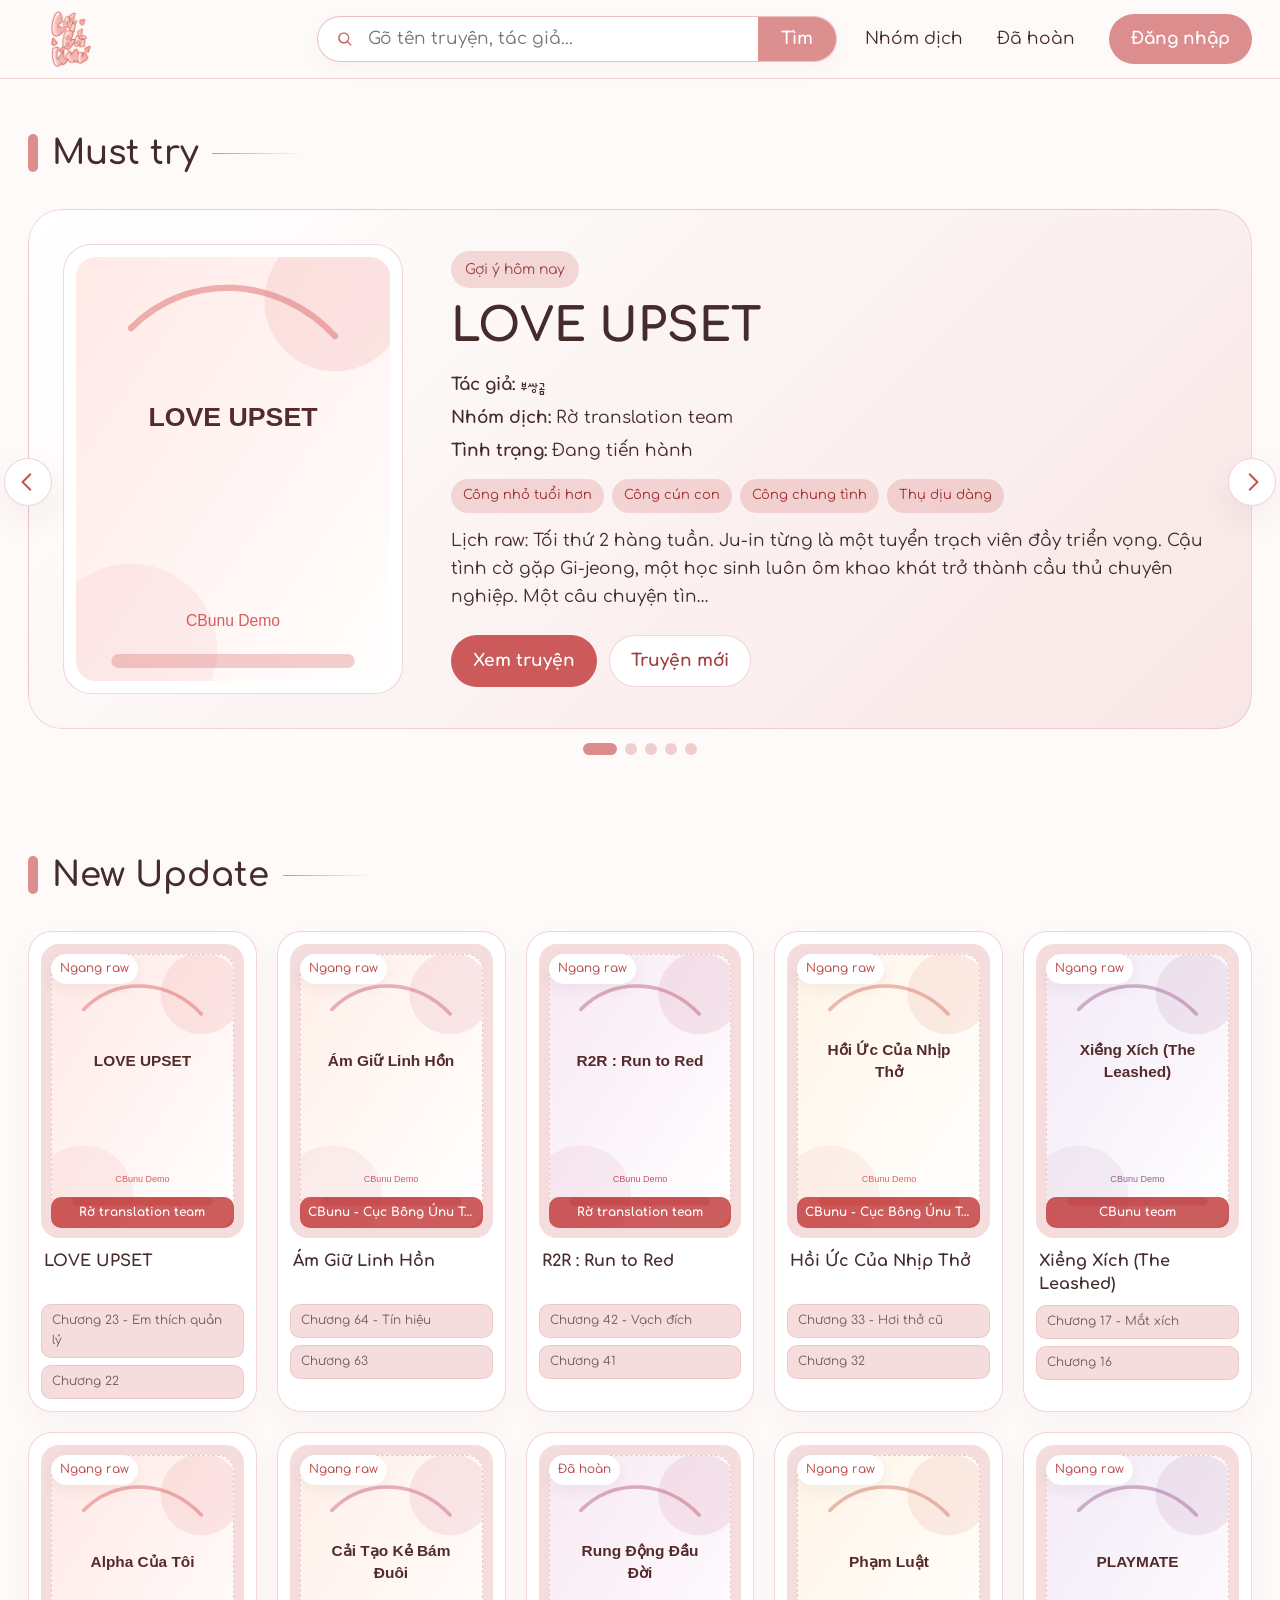
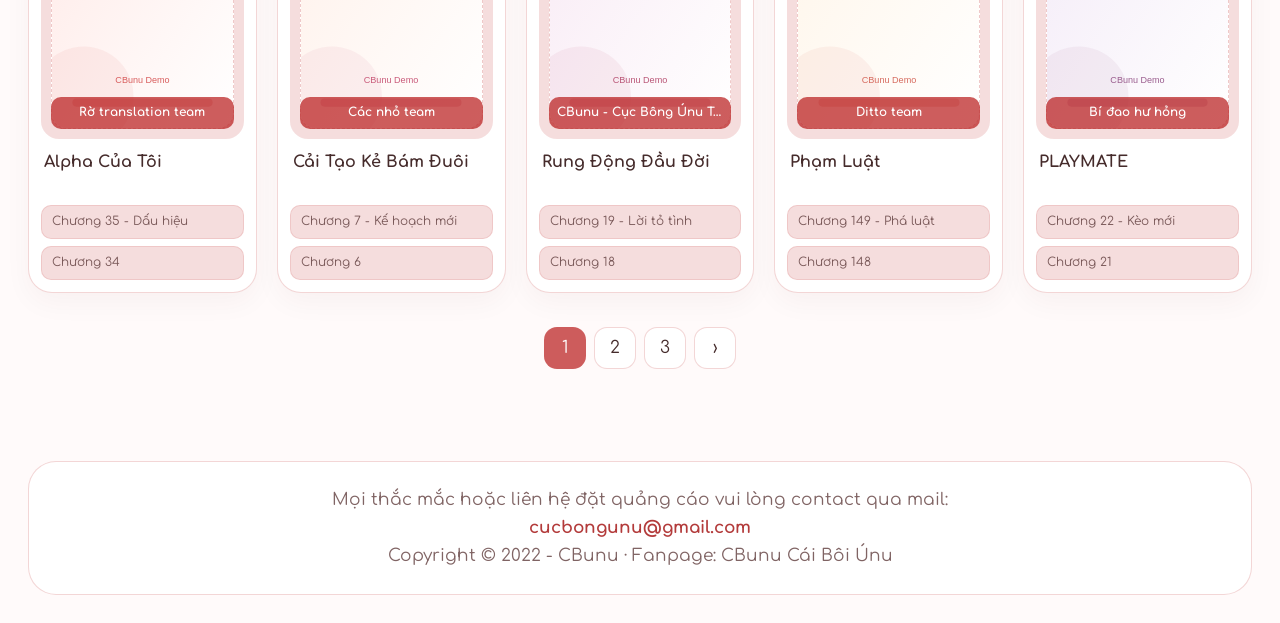
<file: index.html>
<!doctype html><html lang="vi"><head><meta charset="utf-8"><meta name="viewport" content="width=device-width,initial-scale=1"><meta name="robots" content="noindex,nofollow"><title>CBunu Demo</title><link rel="icon" href="assets/images/logo.png"><link rel="stylesheet" href="assets/css/style.css"></head><body data-page="home">
<header class="cb-topbar">
  <div class="cb-shell cb-topbar__inner">
    <a class="cb-logo" href="index.html" aria-label="CBunu - Trang chủ"><img src="assets/images/logo.png" alt="CBunu"></a>
    <form class="cb-header-search cb-header-search--desktop" data-search-form>
      <svg viewBox="0 0 24 24" aria-hidden="true"><path d="m21 20-4.7-4.7a7.5 7.5 0 1 0-1.4 1.4L19.6 21 21 20ZM5 10.5a5.5 5.5 0 1 1 11 0 5.5 5.5 0 0 1-11 0Z"/></svg>
      <input type="search" placeholder="Gõ tên truyện, tác giả..." autocomplete="off" data-search-input>
      <button type="submit">Tìm</button>
      <div class="search-dropdown" data-search-dropdown></div>
    </form>
    <nav class="cb-nav">
      <a href="teams.html">Nhóm dịch</a>
      <a href="completed.html">Đã hoàn</a>
      <button class="primary" type="button" data-login>Đăng nhập</button>
    </nav>
    <div class="mobile-icons">
      <button type="button" data-mobile-search aria-label="Tìm kiếm"><svg viewBox="0 0 24 24"><path d="m21 20-4.7-4.7a7.5 7.5 0 1 0-1.4 1.4L19.6 21 21 20ZM5 10.5a5.5 5.5 0 1 1 11 0 5.5 5.5 0 0 1-11 0Z"/></svg></button>
      <a href="teams.html" aria-label="Nhóm dịch"><svg viewBox="0 0 24 24"><path d="M16 11a4 4 0 1 0 0-8 4 4 0 0 0 0 8ZM8 12a3.5 3.5 0 1 0 0-7 3.5 3.5 0 0 0 0 7Zm8 1c-3 0-6 1.5-6 4v3h12v-3c0-2.5-3-4-6-4ZM8 14c-3 0-6 1.4-6 4v2h6v-3c0-1.2.5-2.2 1.4-3H8Z"/></svg></a>
      <a class="completed-icon" href="completed.html" aria-label="Đã hoàn"><svg viewBox="0 0 24 24"><path d="M9.5 16.2 5.8 12.5 4.4 14l5.1 5.1L20 8.6l-1.4-1.4-9.1 9Z"/></svg></a>
      <button type="button" data-login aria-label="Đăng nhập"><svg viewBox="0 0 24 24"><path d="M12 12a5 5 0 1 0 0-10 5 5 0 0 0 0 10Zm0 2c-4.4 0-8 2.2-8 5v3h16v-3c0-2.8-3.6-5-8-5Z"/></svg></button>
    </div>
  </div>
  <div class="mobile-search-panel" data-mobile-search-panel>
    <form class="cb-header-search" data-search-form>
      <svg viewBox="0 0 24 24" aria-hidden="true"><path d="m21 20-4.7-4.7a7.5 7.5 0 1 0-1.4 1.4L19.6 21 21 20ZM5 10.5a5.5 5.5 0 1 1 11 0 5.5 5.5 0 0 1-11 0Z"/></svg>
      <input type="search" placeholder="Tìm truyện..." autocomplete="off" data-search-input>
      <button type="submit">Tìm</button>
      <div class="search-dropdown" data-search-dropdown></div>
    </form>
  </div>
</header><main><div data-page-root></div></main>
<footer class="footer"><div class="cb-shell footer-box"><div>Mọi thắc mắc hoặc liên hệ đặt quảng cáo vui lòng contact qua mail:</div><strong>cucbongunu@gmail.com</strong><div>Copyright © 2022 - CBunu · Fanpage: CBunu Cái Bôi Únu</div></div></footer>
<div class="modal hidden" data-login-modal><div class="modal-backdrop" data-close-modal></div><div class="modal-card"><button class="modal-close" data-close-modal>×</button><h3>Bản demo tĩnh</h3><p>Đăng nhập, database và các thao tác tài khoản đã được tắt trong bản preview GitHub Pages.</p><button class="pill" data-close-modal>Đã hiểu</button></div></div>
<script src="assets/js/data.js"></script><script src="assets/js/app.js"></script></body></html>
</file>
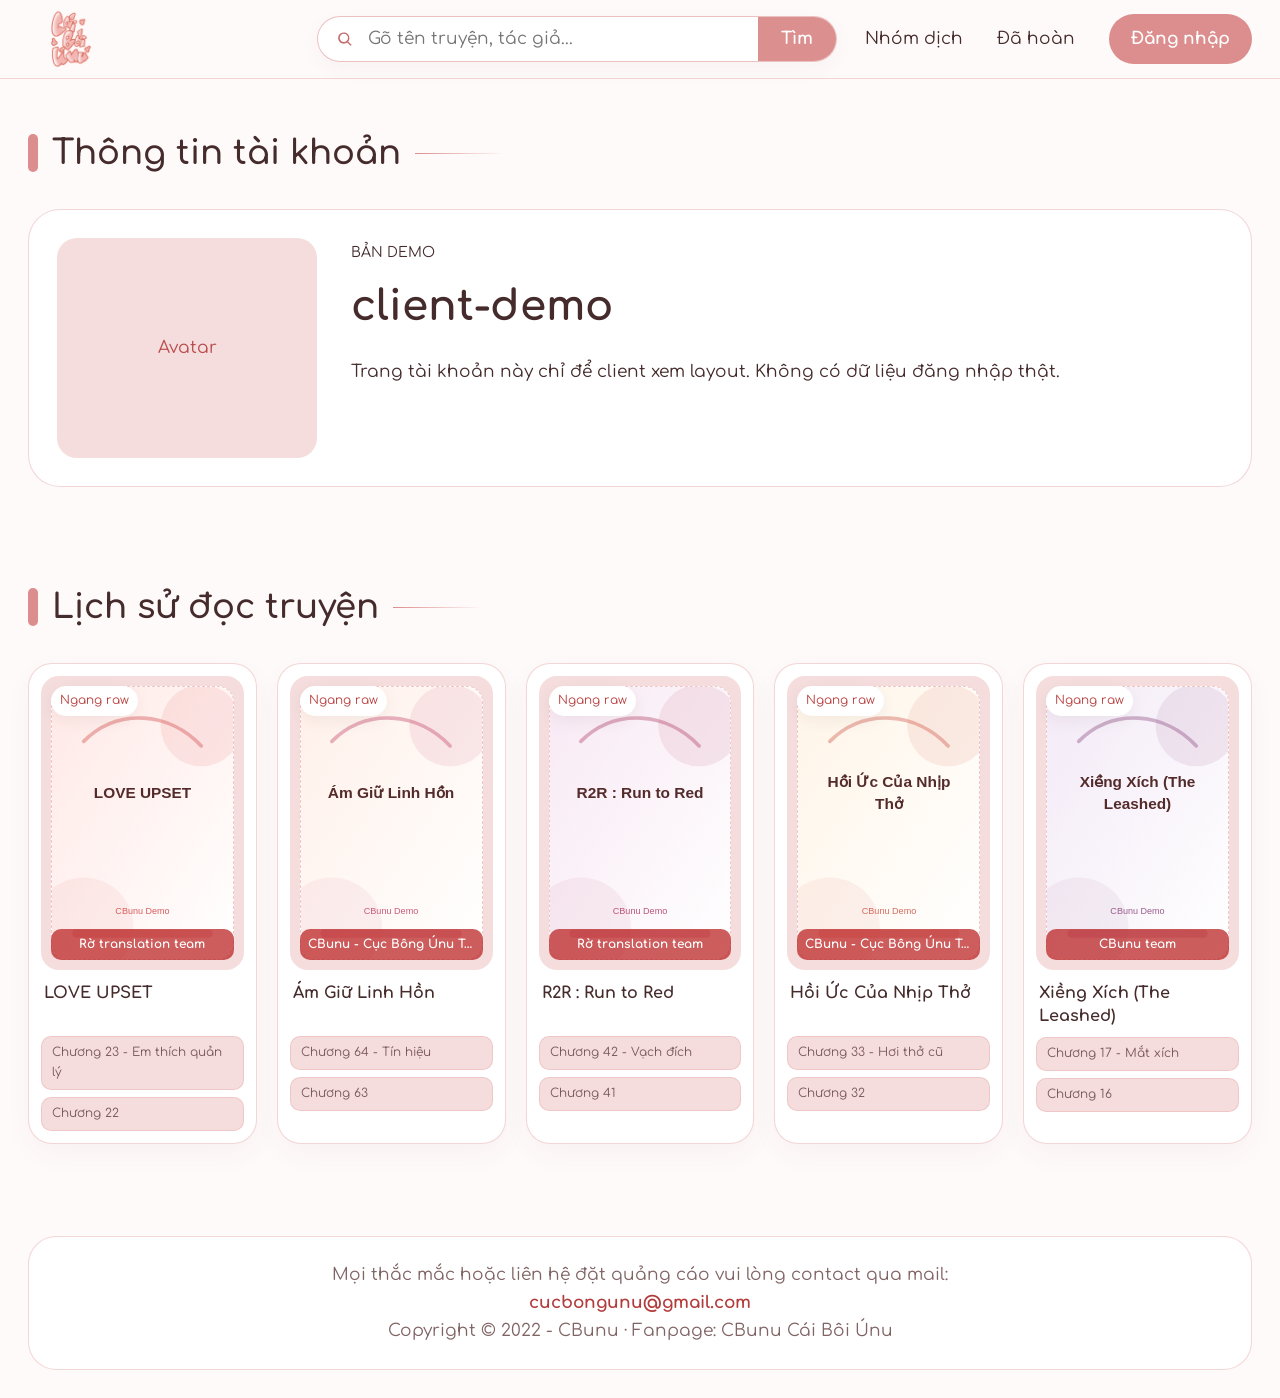
<file: account.html>
<!doctype html><html lang="vi"><head><meta charset="utf-8"><meta name="viewport" content="width=device-width,initial-scale=1"><meta name="robots" content="noindex,nofollow"><title>Tài khoản - CBunu Demo</title><link rel="icon" href="assets/images/logo.png"><link rel="stylesheet" href="assets/css/style.css"></head><body data-page="account">
<header class="cb-topbar">
  <div class="cb-shell cb-topbar__inner">
    <a class="cb-logo" href="index.html" aria-label="CBunu - Trang chủ"><img src="assets/images/logo.png" alt="CBunu"></a>
    <form class="cb-header-search cb-header-search--desktop" data-search-form>
      <svg viewBox="0 0 24 24" aria-hidden="true"><path d="m21 20-4.7-4.7a7.5 7.5 0 1 0-1.4 1.4L19.6 21 21 20ZM5 10.5a5.5 5.5 0 1 1 11 0 5.5 5.5 0 0 1-11 0Z"/></svg>
      <input type="search" placeholder="Gõ tên truyện, tác giả..." autocomplete="off" data-search-input>
      <button type="submit">Tìm</button>
      <div class="search-dropdown" data-search-dropdown></div>
    </form>
    <nav class="cb-nav">
      <a href="teams.html">Nhóm dịch</a>
      <a href="completed.html">Đã hoàn</a>
      <button class="primary" type="button" data-login>Đăng nhập</button>
    </nav>
    <div class="mobile-icons">
      <button type="button" data-mobile-search aria-label="Tìm kiếm"><svg viewBox="0 0 24 24"><path d="m21 20-4.7-4.7a7.5 7.5 0 1 0-1.4 1.4L19.6 21 21 20ZM5 10.5a5.5 5.5 0 1 1 11 0 5.5 5.5 0 0 1-11 0Z"/></svg></button>
      <a href="teams.html" aria-label="Nhóm dịch"><svg viewBox="0 0 24 24"><path d="M16 11a4 4 0 1 0 0-8 4 4 0 0 0 0 8ZM8 12a3.5 3.5 0 1 0 0-7 3.5 3.5 0 0 0 0 7Zm8 1c-3 0-6 1.5-6 4v3h12v-3c0-2.5-3-4-6-4ZM8 14c-3 0-6 1.4-6 4v2h6v-3c0-1.2.5-2.2 1.4-3H8Z"/></svg></a>
      <a class="completed-icon" href="completed.html" aria-label="Đã hoàn"><svg viewBox="0 0 24 24"><path d="M9.5 16.2 5.8 12.5 4.4 14l5.1 5.1L20 8.6l-1.4-1.4-9.1 9Z"/></svg></a>
      <button type="button" data-login aria-label="Đăng nhập"><svg viewBox="0 0 24 24"><path d="M12 12a5 5 0 1 0 0-10 5 5 0 0 0 0 10Zm0 2c-4.4 0-8 2.2-8 5v3h16v-3c0-2.8-3.6-5-8-5Z"/></svg></button>
    </div>
  </div>
  <div class="mobile-search-panel" data-mobile-search-panel>
    <form class="cb-header-search" data-search-form>
      <svg viewBox="0 0 24 24" aria-hidden="true"><path d="m21 20-4.7-4.7a7.5 7.5 0 1 0-1.4 1.4L19.6 21 21 20ZM5 10.5a5.5 5.5 0 1 1 11 0 5.5 5.5 0 0 1-11 0Z"/></svg>
      <input type="search" placeholder="Tìm truyện..." autocomplete="off" data-search-input>
      <button type="submit">Tìm</button>
      <div class="search-dropdown" data-search-dropdown></div>
    </form>
  </div>
</header><main><div data-page-root></div></main>
<footer class="footer"><div class="cb-shell footer-box"><div>Mọi thắc mắc hoặc liên hệ đặt quảng cáo vui lòng contact qua mail:</div><strong>cucbongunu@gmail.com</strong><div>Copyright © 2022 - CBunu · Fanpage: CBunu Cái Bôi Únu</div></div></footer>
<div class="modal hidden" data-login-modal><div class="modal-backdrop" data-close-modal></div><div class="modal-card"><button class="modal-close" data-close-modal>×</button><h3>Bản demo tĩnh</h3><p>Đăng nhập, database và các thao tác tài khoản đã được tắt trong bản preview GitHub Pages.</p><button class="pill" data-close-modal>Đã hiểu</button></div></div>
<script src="assets/js/data.js"></script><script src="assets/js/app.js"></script></body></html>
</file>
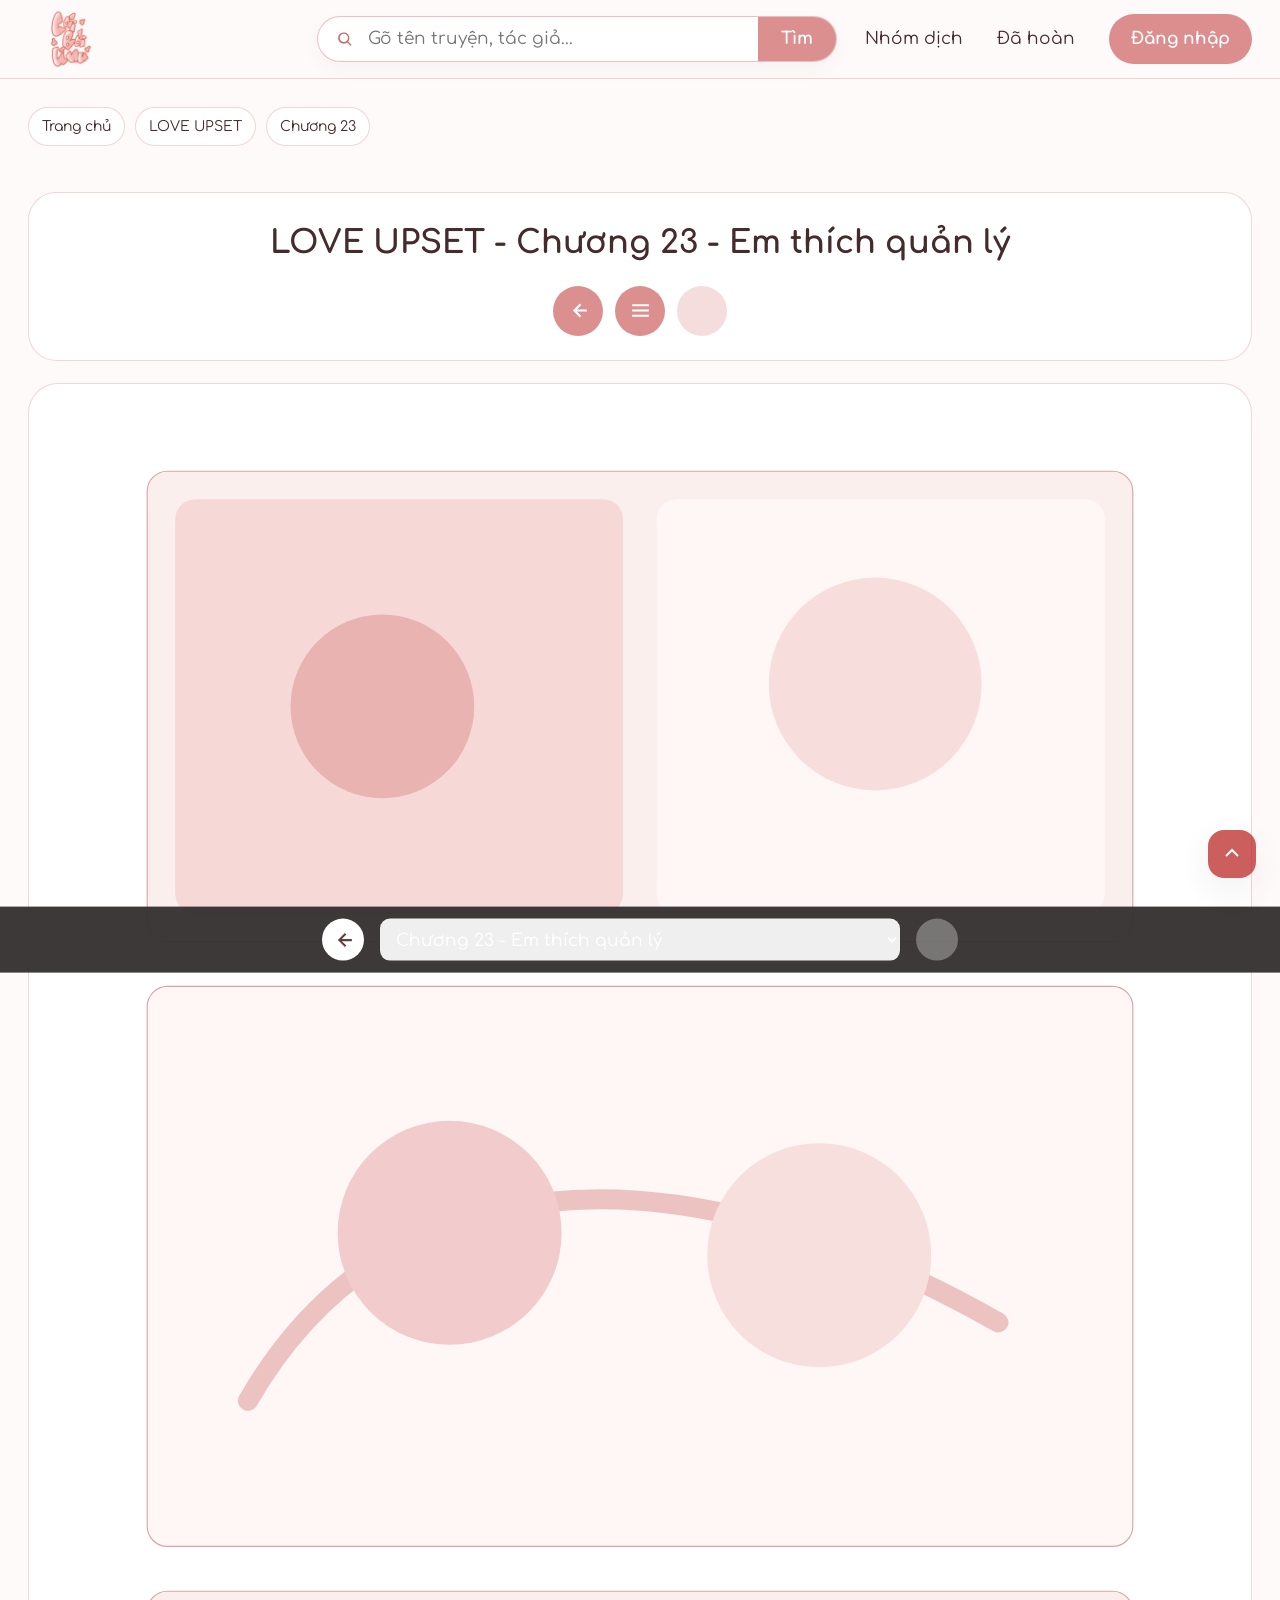
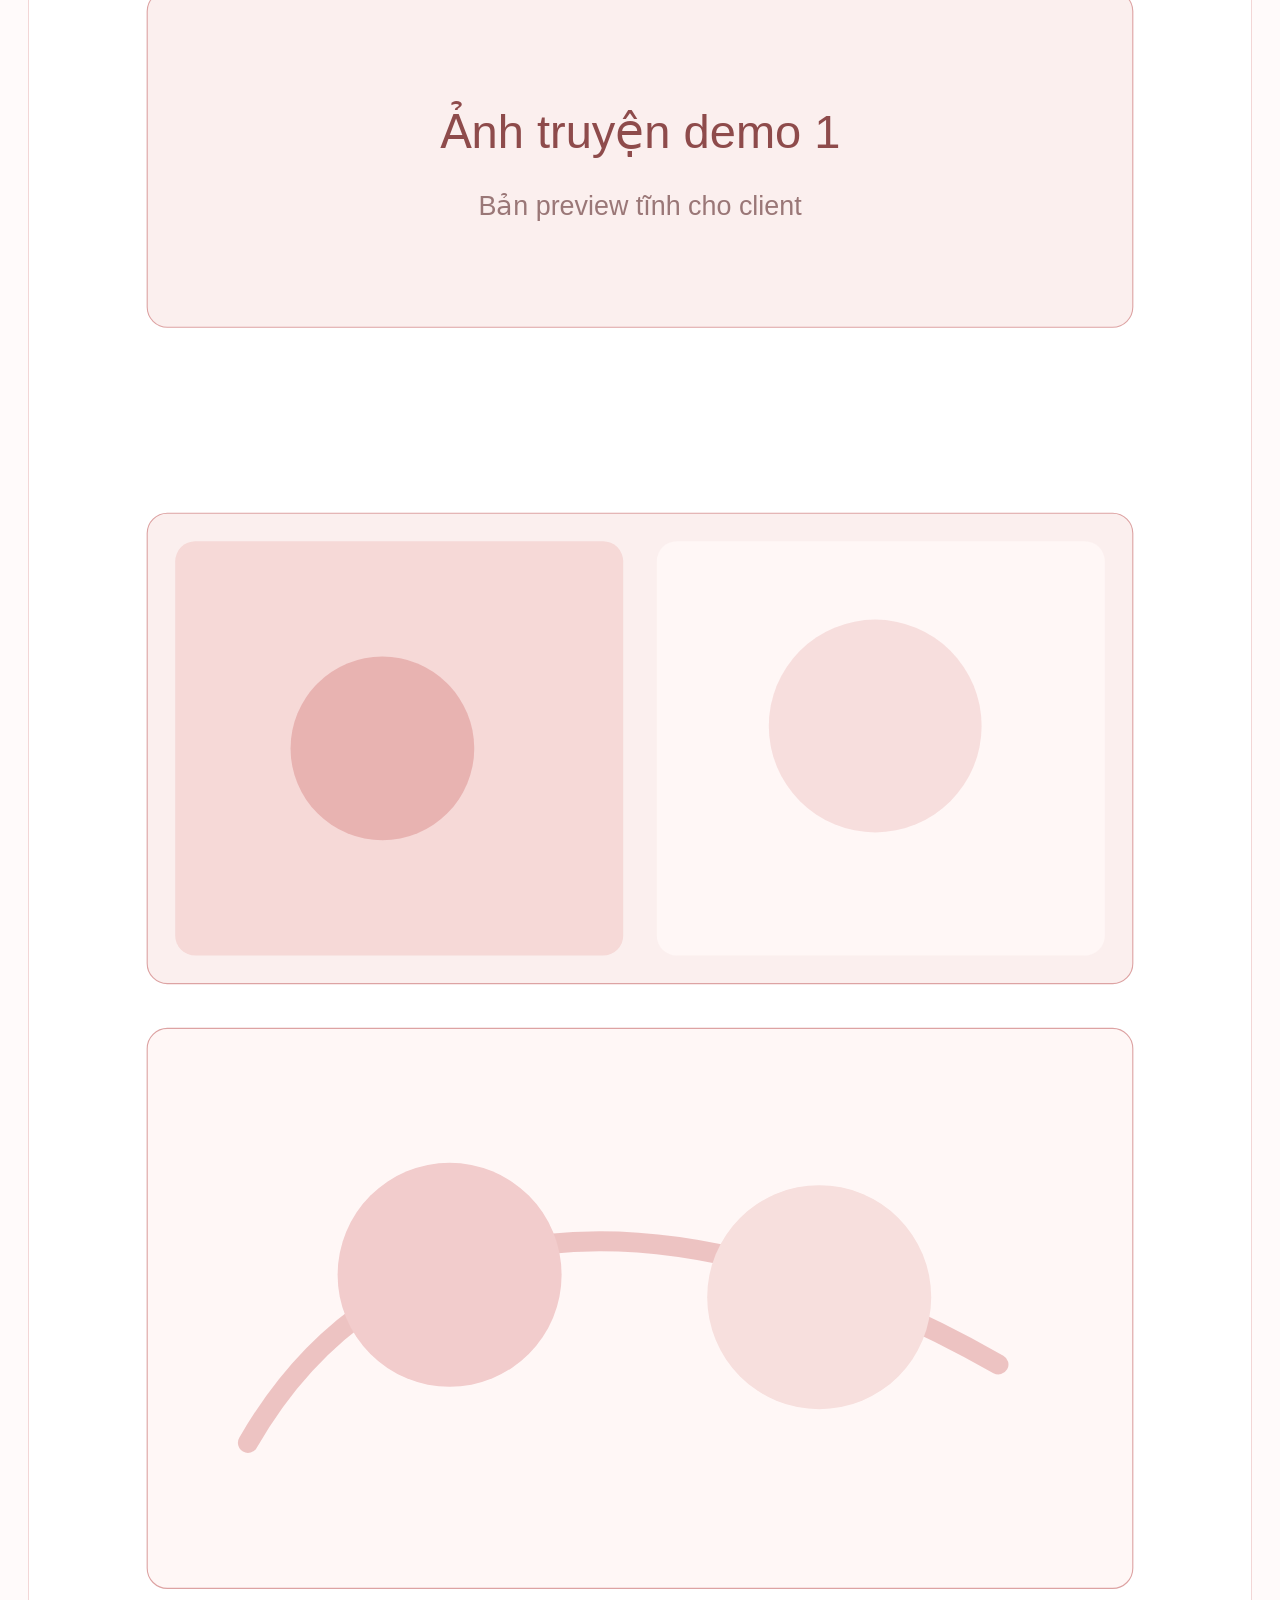
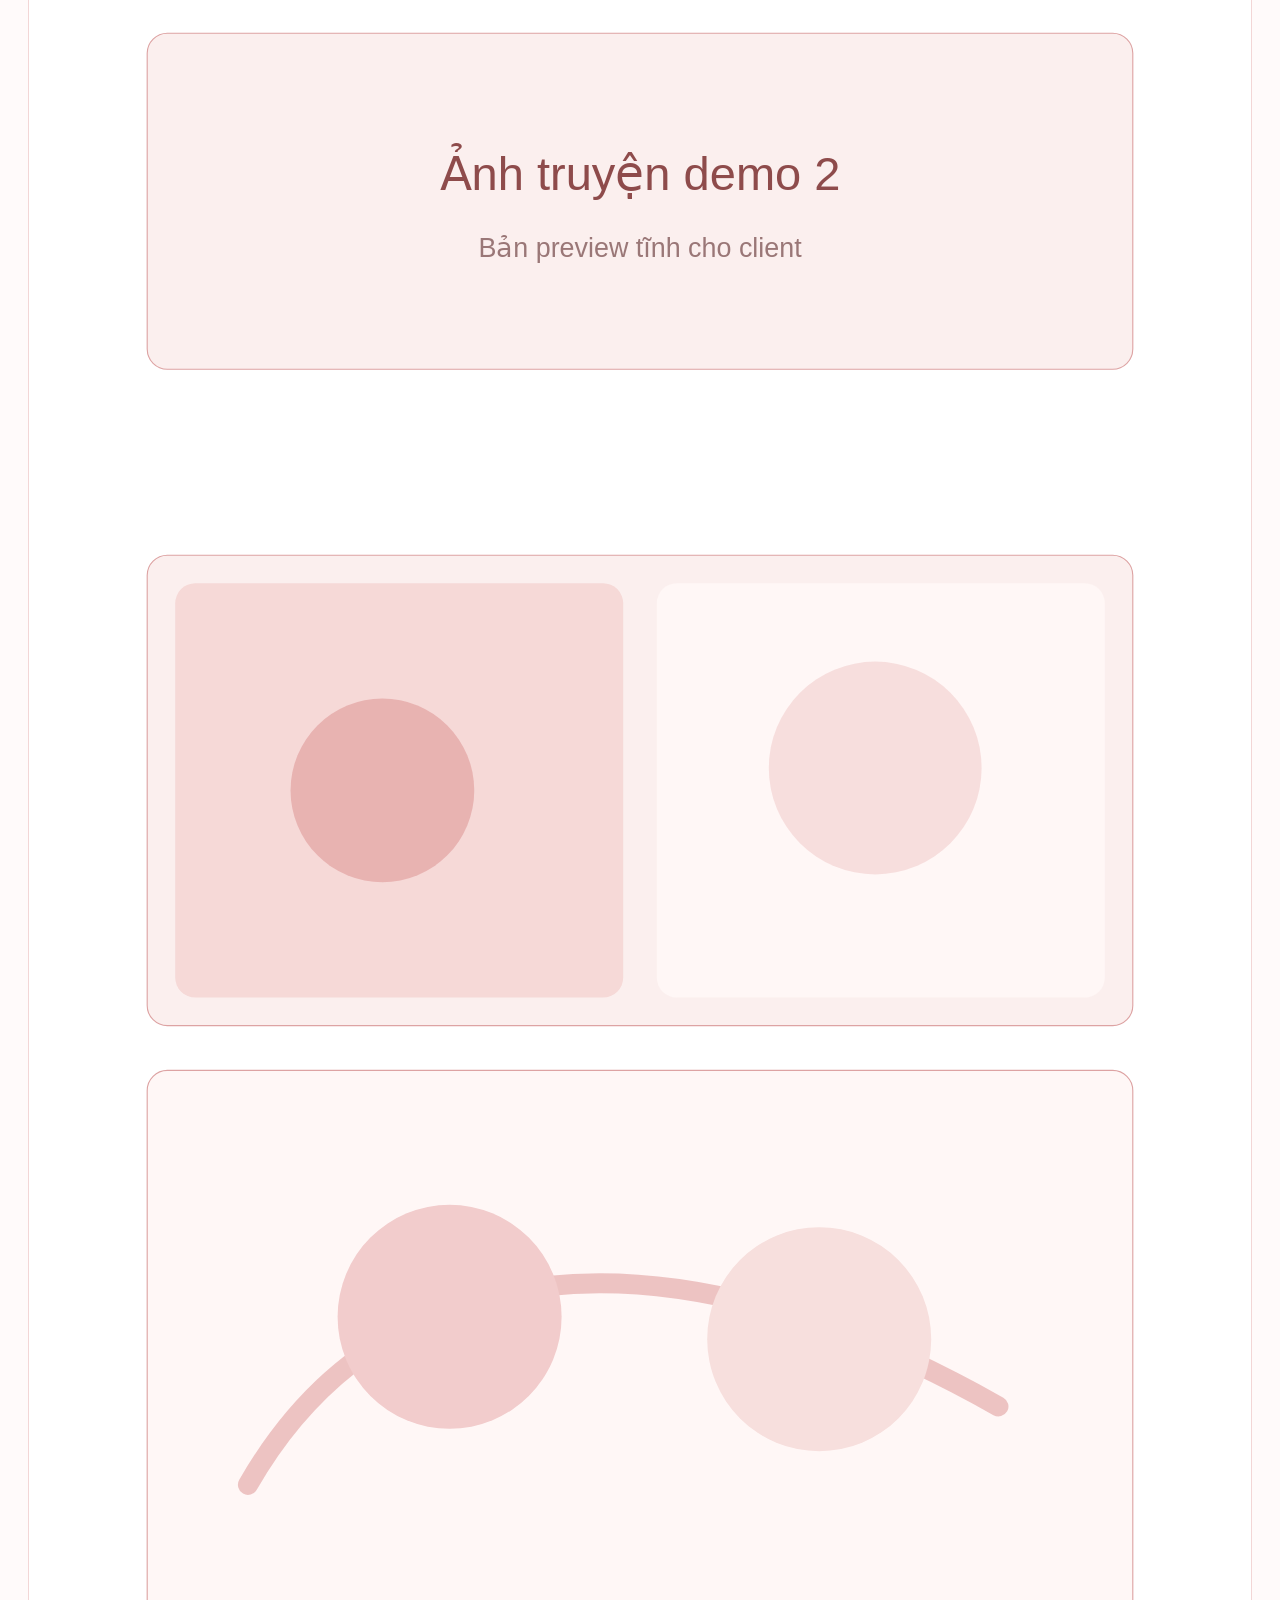
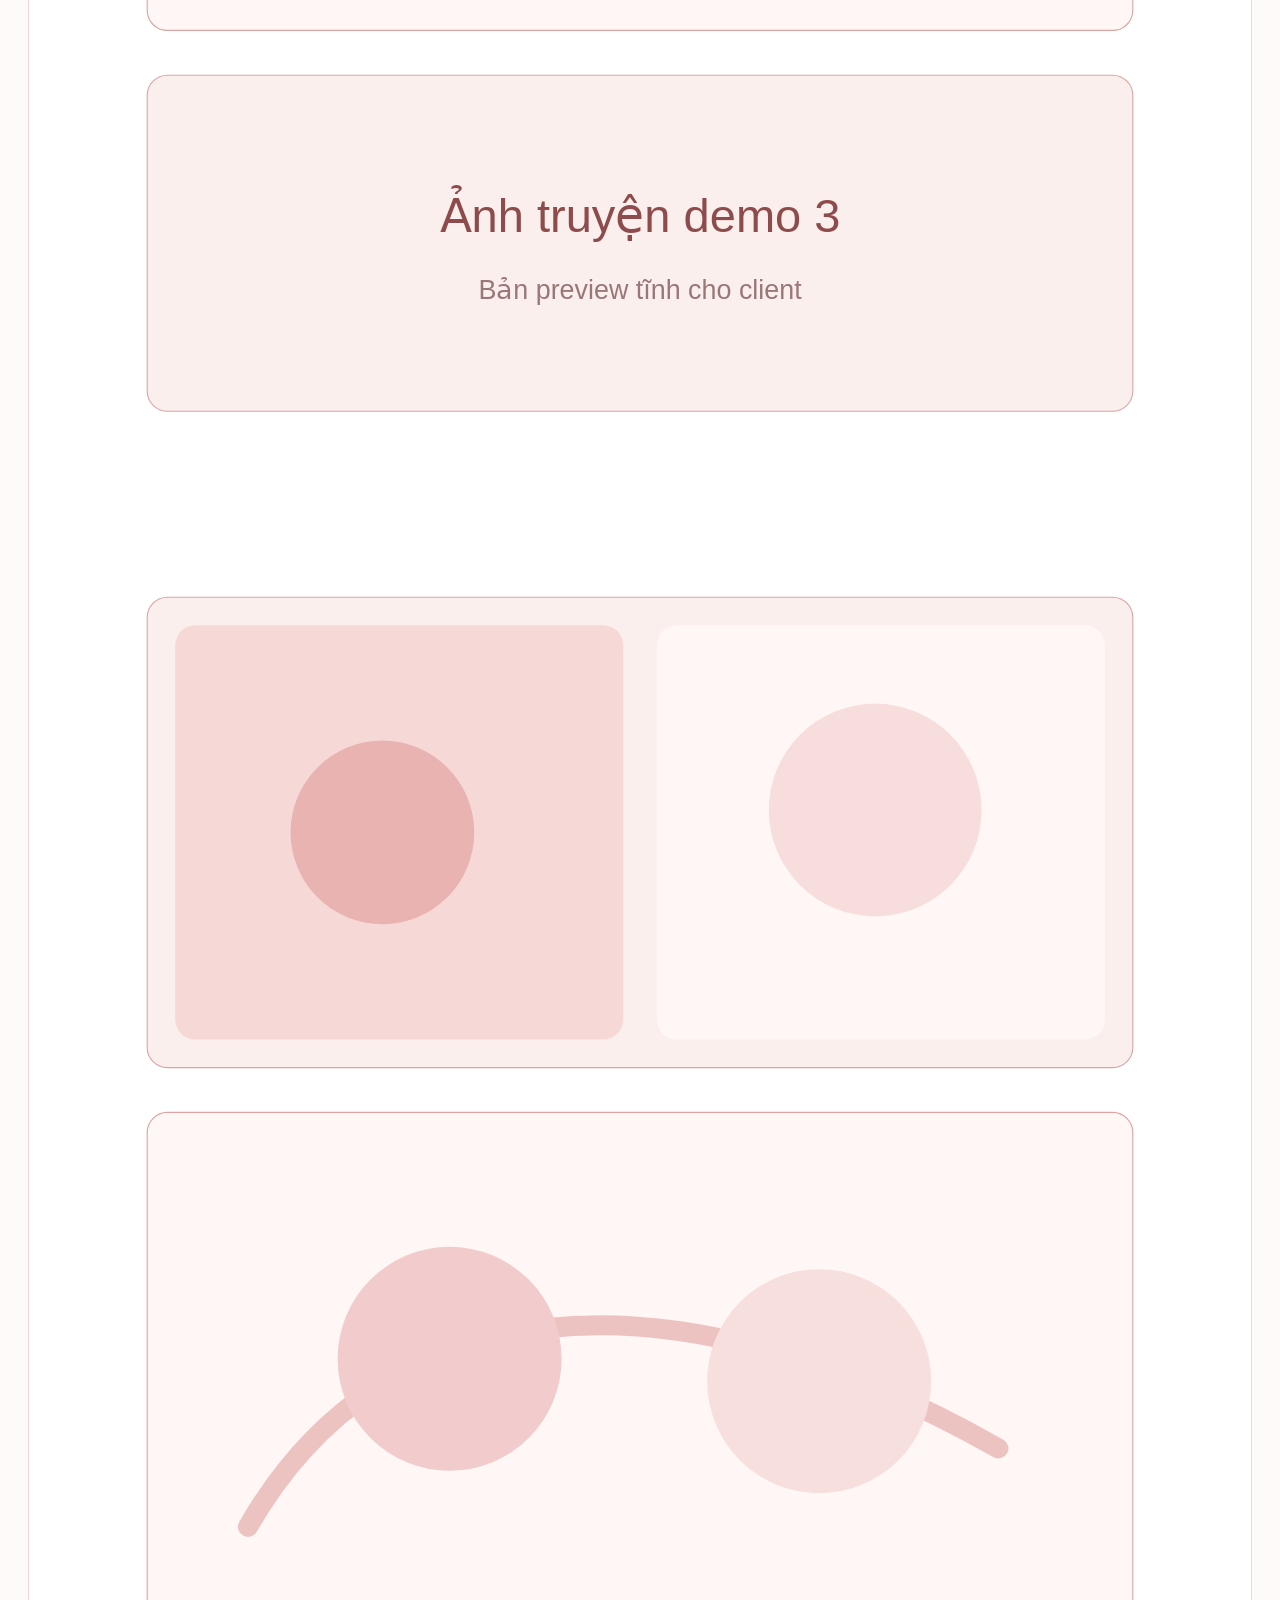
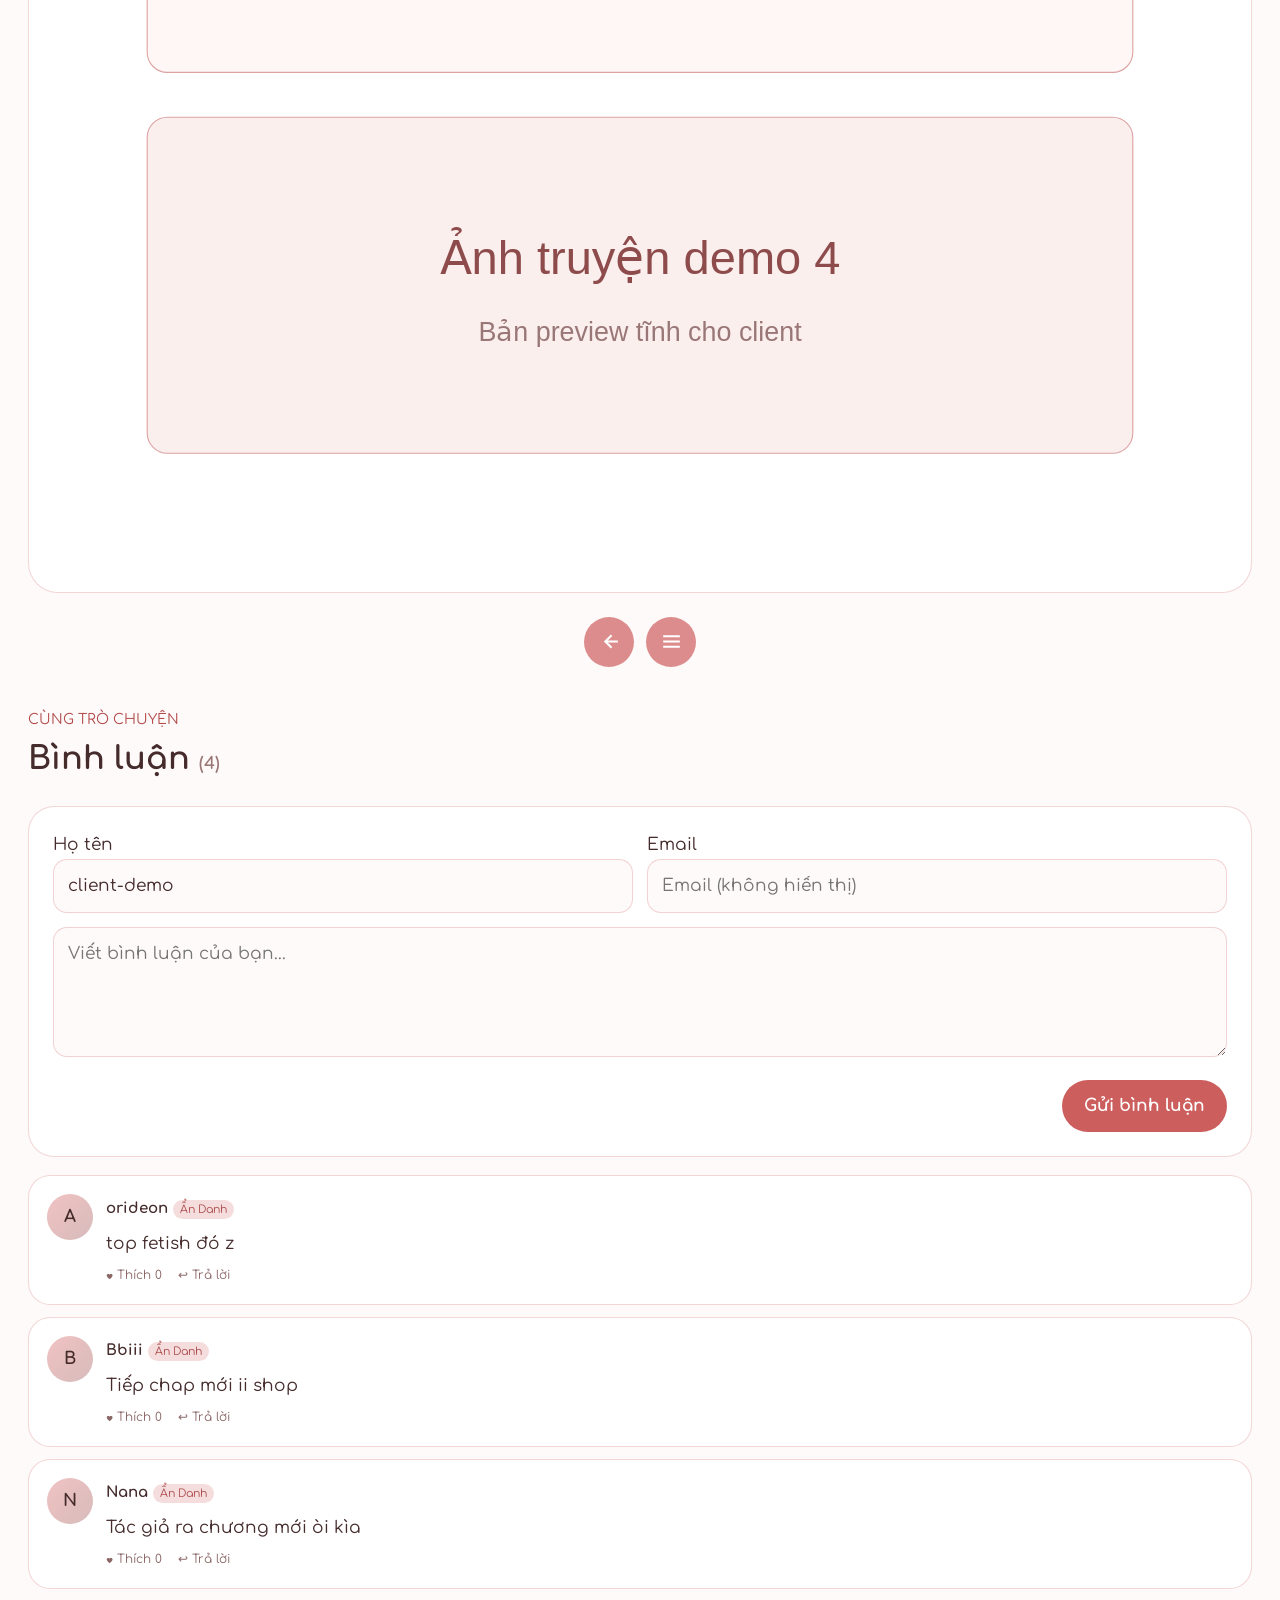
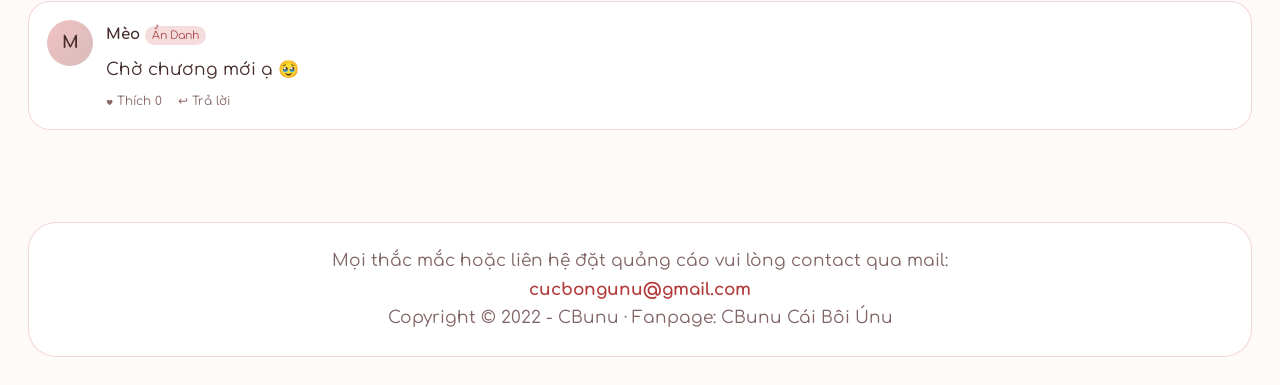
<file: chapter.html>
<!doctype html><html lang="vi"><head><meta charset="utf-8"><meta name="viewport" content="width=device-width,initial-scale=1"><meta name="robots" content="noindex,nofollow"><title>Đọc truyện - CBunu Demo</title><link rel="icon" href="assets/images/logo.png"><link rel="stylesheet" href="assets/css/style.css"></head><body data-page="chapter">
<header class="cb-topbar">
  <div class="cb-shell cb-topbar__inner">
    <a class="cb-logo" href="index.html" aria-label="CBunu - Trang chủ"><img src="assets/images/logo.png" alt="CBunu"></a>
    <form class="cb-header-search cb-header-search--desktop" data-search-form>
      <svg viewBox="0 0 24 24" aria-hidden="true"><path d="m21 20-4.7-4.7a7.5 7.5 0 1 0-1.4 1.4L19.6 21 21 20ZM5 10.5a5.5 5.5 0 1 1 11 0 5.5 5.5 0 0 1-11 0Z"/></svg>
      <input type="search" placeholder="Gõ tên truyện, tác giả..." autocomplete="off" data-search-input>
      <button type="submit">Tìm</button>
      <div class="search-dropdown" data-search-dropdown></div>
    </form>
    <nav class="cb-nav">
      <a href="teams.html">Nhóm dịch</a>
      <a href="completed.html">Đã hoàn</a>
      <button class="primary" type="button" data-login>Đăng nhập</button>
    </nav>
    <div class="mobile-icons">
      <button type="button" data-mobile-search aria-label="Tìm kiếm"><svg viewBox="0 0 24 24"><path d="m21 20-4.7-4.7a7.5 7.5 0 1 0-1.4 1.4L19.6 21 21 20ZM5 10.5a5.5 5.5 0 1 1 11 0 5.5 5.5 0 0 1-11 0Z"/></svg></button>
      <a href="teams.html" aria-label="Nhóm dịch"><svg viewBox="0 0 24 24"><path d="M16 11a4 4 0 1 0 0-8 4 4 0 0 0 0 8ZM8 12a3.5 3.5 0 1 0 0-7 3.5 3.5 0 0 0 0 7Zm8 1c-3 0-6 1.5-6 4v3h12v-3c0-2.5-3-4-6-4ZM8 14c-3 0-6 1.4-6 4v2h6v-3c0-1.2.5-2.2 1.4-3H8Z"/></svg></a>
      <a class="completed-icon" href="completed.html" aria-label="Đã hoàn"><svg viewBox="0 0 24 24"><path d="M9.5 16.2 5.8 12.5 4.4 14l5.1 5.1L20 8.6l-1.4-1.4-9.1 9Z"/></svg></a>
      <button type="button" data-login aria-label="Đăng nhập"><svg viewBox="0 0 24 24"><path d="M12 12a5 5 0 1 0 0-10 5 5 0 0 0 0 10Zm0 2c-4.4 0-8 2.2-8 5v3h16v-3c0-2.8-3.6-5-8-5Z"/></svg></button>
    </div>
  </div>
  <div class="mobile-search-panel" data-mobile-search-panel>
    <form class="cb-header-search" data-search-form>
      <svg viewBox="0 0 24 24" aria-hidden="true"><path d="m21 20-4.7-4.7a7.5 7.5 0 1 0-1.4 1.4L19.6 21 21 20ZM5 10.5a5.5 5.5 0 1 1 11 0 5.5 5.5 0 0 1-11 0Z"/></svg>
      <input type="search" placeholder="Tìm truyện..." autocomplete="off" data-search-input>
      <button type="submit">Tìm</button>
      <div class="search-dropdown" data-search-dropdown></div>
    </form>
  </div>
</header><main><div data-page-root></div></main>
<footer class="footer"><div class="cb-shell footer-box"><div>Mọi thắc mắc hoặc liên hệ đặt quảng cáo vui lòng contact qua mail:</div><strong>cucbongunu@gmail.com</strong><div>Copyright © 2022 - CBunu · Fanpage: CBunu Cái Bôi Únu</div></div></footer>
<div class="modal hidden" data-login-modal><div class="modal-backdrop" data-close-modal></div><div class="modal-card"><button class="modal-close" data-close-modal>×</button><h3>Bản demo tĩnh</h3><p>Đăng nhập, database và các thao tác tài khoản đã được tắt trong bản preview GitHub Pages.</p><button class="pill" data-close-modal>Đã hiểu</button></div></div>
<script src="assets/js/data.js"></script><script src="assets/js/app.js"></script></body></html>
</file>
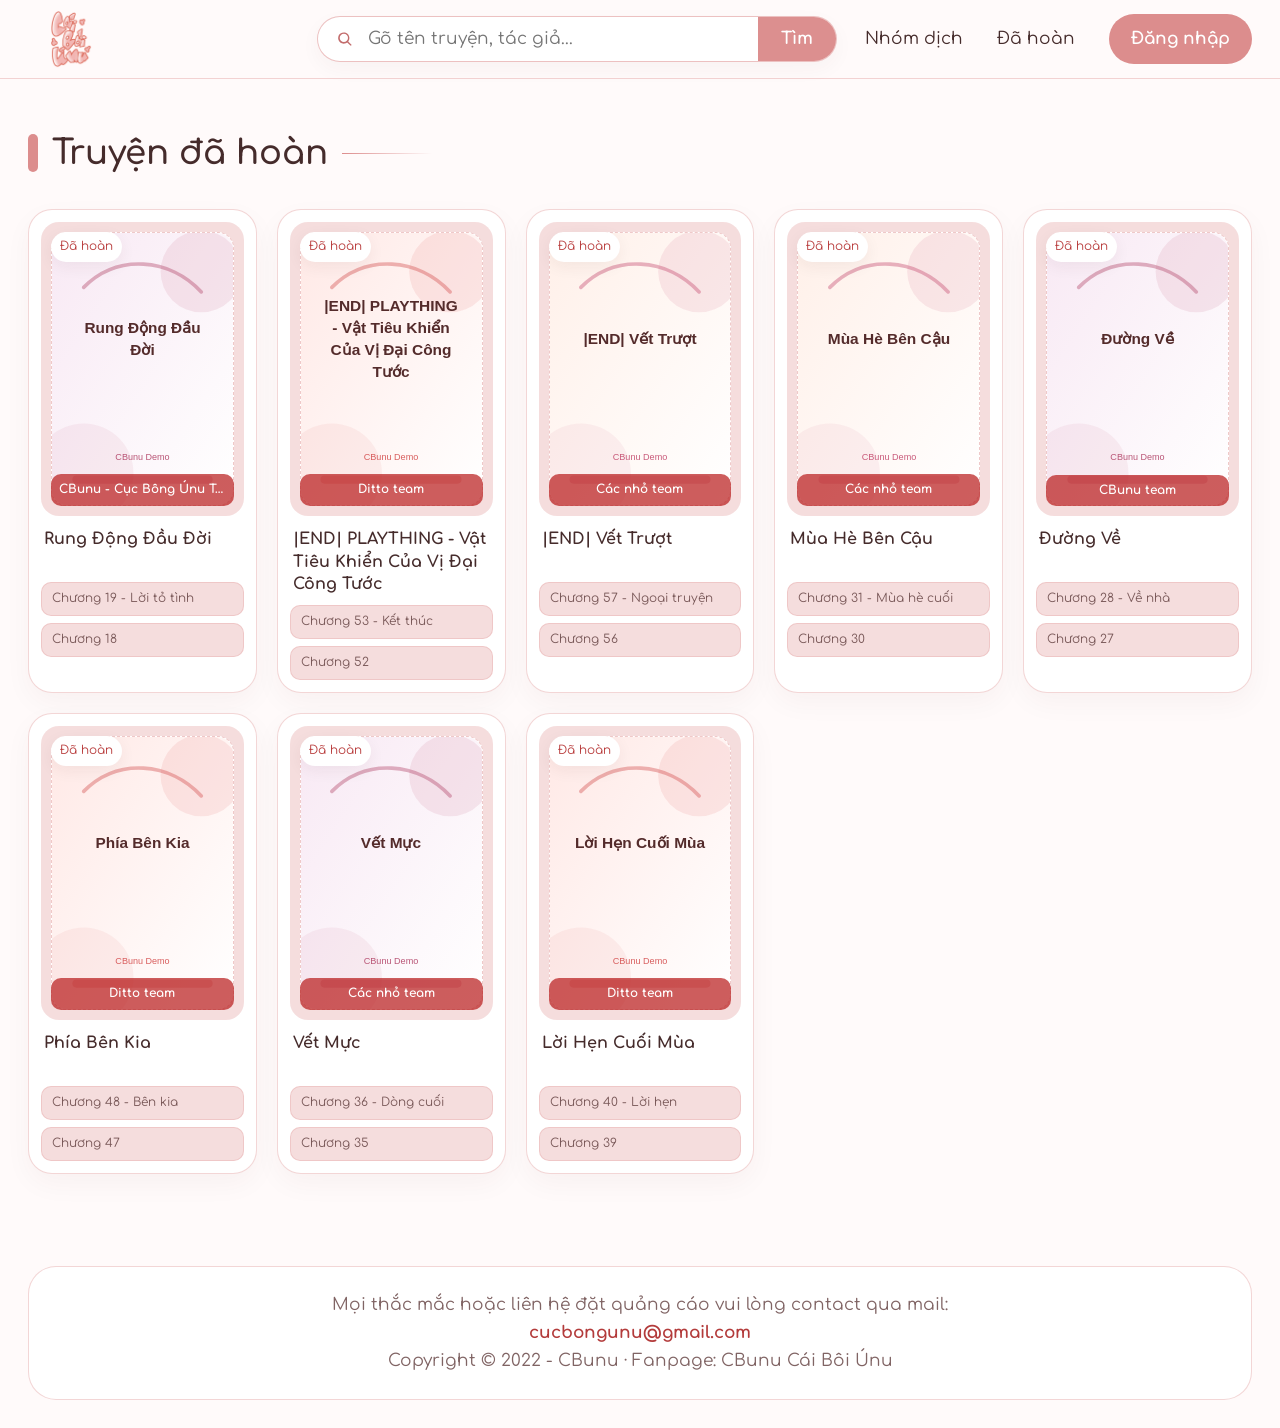
<file: completed.html>
<!doctype html><html lang="vi"><head><meta charset="utf-8"><meta name="viewport" content="width=device-width,initial-scale=1"><meta name="robots" content="noindex,nofollow"><title>Truyện đã hoàn - CBunu Demo</title><link rel="icon" href="assets/images/logo.png"><link rel="stylesheet" href="assets/css/style.css"></head><body data-page="completed">
<header class="cb-topbar">
  <div class="cb-shell cb-topbar__inner">
    <a class="cb-logo" href="index.html" aria-label="CBunu - Trang chủ"><img src="assets/images/logo.png" alt="CBunu"></a>
    <form class="cb-header-search cb-header-search--desktop" data-search-form>
      <svg viewBox="0 0 24 24" aria-hidden="true"><path d="m21 20-4.7-4.7a7.5 7.5 0 1 0-1.4 1.4L19.6 21 21 20ZM5 10.5a5.5 5.5 0 1 1 11 0 5.5 5.5 0 0 1-11 0Z"/></svg>
      <input type="search" placeholder="Gõ tên truyện, tác giả..." autocomplete="off" data-search-input>
      <button type="submit">Tìm</button>
      <div class="search-dropdown" data-search-dropdown></div>
    </form>
    <nav class="cb-nav">
      <a href="teams.html">Nhóm dịch</a>
      <a href="completed.html">Đã hoàn</a>
      <button class="primary" type="button" data-login>Đăng nhập</button>
    </nav>
    <div class="mobile-icons">
      <button type="button" data-mobile-search aria-label="Tìm kiếm"><svg viewBox="0 0 24 24"><path d="m21 20-4.7-4.7a7.5 7.5 0 1 0-1.4 1.4L19.6 21 21 20ZM5 10.5a5.5 5.5 0 1 1 11 0 5.5 5.5 0 0 1-11 0Z"/></svg></button>
      <a href="teams.html" aria-label="Nhóm dịch"><svg viewBox="0 0 24 24"><path d="M16 11a4 4 0 1 0 0-8 4 4 0 0 0 0 8ZM8 12a3.5 3.5 0 1 0 0-7 3.5 3.5 0 0 0 0 7Zm8 1c-3 0-6 1.5-6 4v3h12v-3c0-2.5-3-4-6-4ZM8 14c-3 0-6 1.4-6 4v2h6v-3c0-1.2.5-2.2 1.4-3H8Z"/></svg></a>
      <a class="completed-icon" href="completed.html" aria-label="Đã hoàn"><svg viewBox="0 0 24 24"><path d="M9.5 16.2 5.8 12.5 4.4 14l5.1 5.1L20 8.6l-1.4-1.4-9.1 9Z"/></svg></a>
      <button type="button" data-login aria-label="Đăng nhập"><svg viewBox="0 0 24 24"><path d="M12 12a5 5 0 1 0 0-10 5 5 0 0 0 0 10Zm0 2c-4.4 0-8 2.2-8 5v3h16v-3c0-2.8-3.6-5-8-5Z"/></svg></button>
    </div>
  </div>
  <div class="mobile-search-panel" data-mobile-search-panel>
    <form class="cb-header-search" data-search-form>
      <svg viewBox="0 0 24 24" aria-hidden="true"><path d="m21 20-4.7-4.7a7.5 7.5 0 1 0-1.4 1.4L19.6 21 21 20ZM5 10.5a5.5 5.5 0 1 1 11 0 5.5 5.5 0 0 1-11 0Z"/></svg>
      <input type="search" placeholder="Tìm truyện..." autocomplete="off" data-search-input>
      <button type="submit">Tìm</button>
      <div class="search-dropdown" data-search-dropdown></div>
    </form>
  </div>
</header><main><div data-page-root></div></main>
<footer class="footer"><div class="cb-shell footer-box"><div>Mọi thắc mắc hoặc liên hệ đặt quảng cáo vui lòng contact qua mail:</div><strong>cucbongunu@gmail.com</strong><div>Copyright © 2022 - CBunu · Fanpage: CBunu Cái Bôi Únu</div></div></footer>
<div class="modal hidden" data-login-modal><div class="modal-backdrop" data-close-modal></div><div class="modal-card"><button class="modal-close" data-close-modal>×</button><h3>Bản demo tĩnh</h3><p>Đăng nhập, database và các thao tác tài khoản đã được tắt trong bản preview GitHub Pages.</p><button class="pill" data-close-modal>Đã hiểu</button></div></div>
<script src="assets/js/data.js"></script><script src="assets/js/app.js"></script></body></html>
</file>
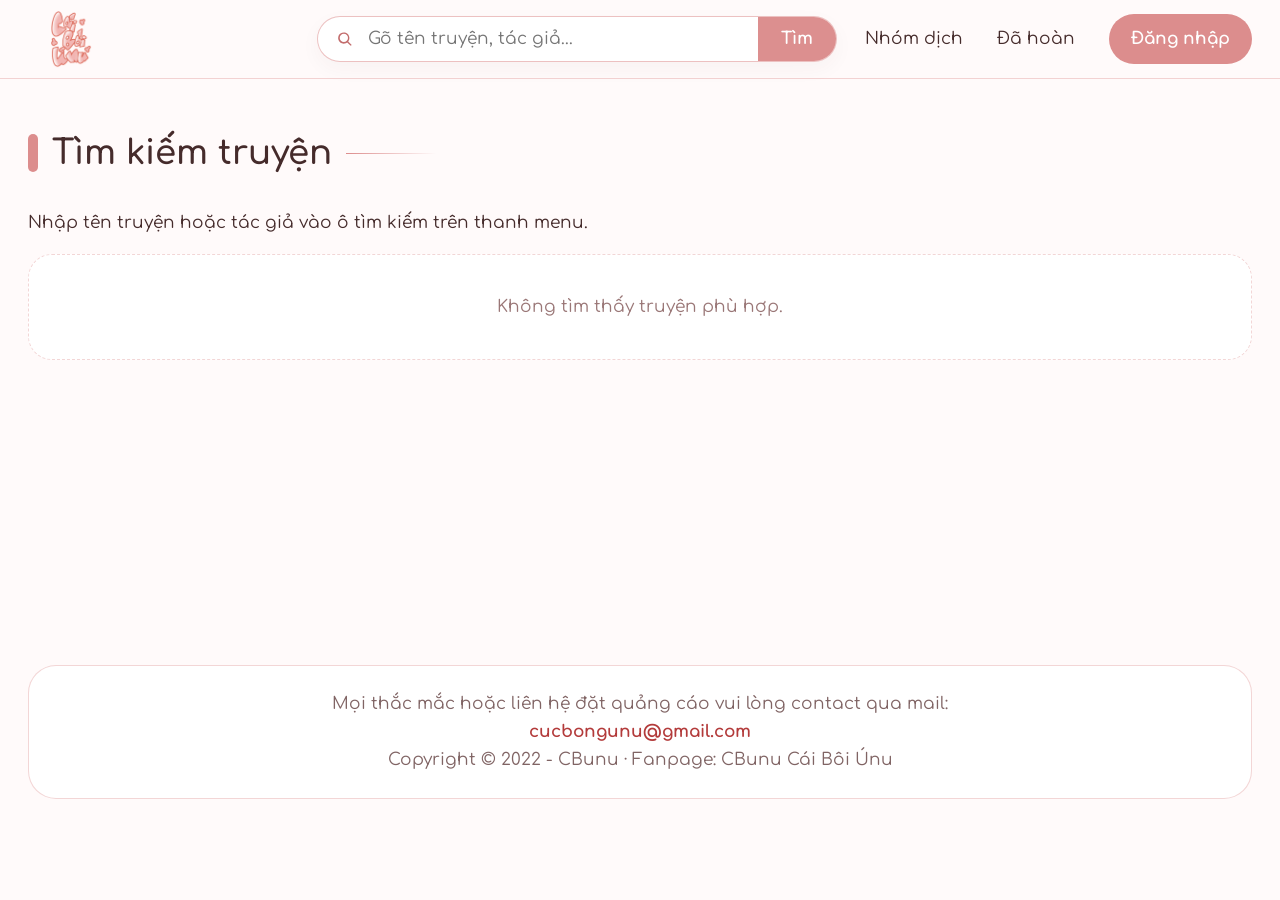
<file: search.html>
<!doctype html><html lang="vi"><head><meta charset="utf-8"><meta name="viewport" content="width=device-width,initial-scale=1"><meta name="robots" content="noindex,nofollow"><title>Tìm kiếm - CBunu Demo</title><link rel="icon" href="assets/images/logo.png"><link rel="stylesheet" href="assets/css/style.css"></head><body data-page="search">
<header class="cb-topbar">
  <div class="cb-shell cb-topbar__inner">
    <a class="cb-logo" href="index.html" aria-label="CBunu - Trang chủ"><img src="assets/images/logo.png" alt="CBunu"></a>
    <form class="cb-header-search cb-header-search--desktop" data-search-form>
      <svg viewBox="0 0 24 24" aria-hidden="true"><path d="m21 20-4.7-4.7a7.5 7.5 0 1 0-1.4 1.4L19.6 21 21 20ZM5 10.5a5.5 5.5 0 1 1 11 0 5.5 5.5 0 0 1-11 0Z"/></svg>
      <input type="search" placeholder="Gõ tên truyện, tác giả..." autocomplete="off" data-search-input>
      <button type="submit">Tìm</button>
      <div class="search-dropdown" data-search-dropdown></div>
    </form>
    <nav class="cb-nav">
      <a href="teams.html">Nhóm dịch</a>
      <a href="completed.html">Đã hoàn</a>
      <button class="primary" type="button" data-login>Đăng nhập</button>
    </nav>
    <div class="mobile-icons">
      <button type="button" data-mobile-search aria-label="Tìm kiếm"><svg viewBox="0 0 24 24"><path d="m21 20-4.7-4.7a7.5 7.5 0 1 0-1.4 1.4L19.6 21 21 20ZM5 10.5a5.5 5.5 0 1 1 11 0 5.5 5.5 0 0 1-11 0Z"/></svg></button>
      <a href="teams.html" aria-label="Nhóm dịch"><svg viewBox="0 0 24 24"><path d="M16 11a4 4 0 1 0 0-8 4 4 0 0 0 0 8ZM8 12a3.5 3.5 0 1 0 0-7 3.5 3.5 0 0 0 0 7Zm8 1c-3 0-6 1.5-6 4v3h12v-3c0-2.5-3-4-6-4ZM8 14c-3 0-6 1.4-6 4v2h6v-3c0-1.2.5-2.2 1.4-3H8Z"/></svg></a>
      <a class="completed-icon" href="completed.html" aria-label="Đã hoàn"><svg viewBox="0 0 24 24"><path d="M9.5 16.2 5.8 12.5 4.4 14l5.1 5.1L20 8.6l-1.4-1.4-9.1 9Z"/></svg></a>
      <button type="button" data-login aria-label="Đăng nhập"><svg viewBox="0 0 24 24"><path d="M12 12a5 5 0 1 0 0-10 5 5 0 0 0 0 10Zm0 2c-4.4 0-8 2.2-8 5v3h16v-3c0-2.8-3.6-5-8-5Z"/></svg></button>
    </div>
  </div>
  <div class="mobile-search-panel" data-mobile-search-panel>
    <form class="cb-header-search" data-search-form>
      <svg viewBox="0 0 24 24" aria-hidden="true"><path d="m21 20-4.7-4.7a7.5 7.5 0 1 0-1.4 1.4L19.6 21 21 20ZM5 10.5a5.5 5.5 0 1 1 11 0 5.5 5.5 0 0 1-11 0Z"/></svg>
      <input type="search" placeholder="Tìm truyện..." autocomplete="off" data-search-input>
      <button type="submit">Tìm</button>
      <div class="search-dropdown" data-search-dropdown></div>
    </form>
  </div>
</header><main><div data-page-root></div></main>
<footer class="footer"><div class="cb-shell footer-box"><div>Mọi thắc mắc hoặc liên hệ đặt quảng cáo vui lòng contact qua mail:</div><strong>cucbongunu@gmail.com</strong><div>Copyright © 2022 - CBunu · Fanpage: CBunu Cái Bôi Únu</div></div></footer>
<div class="modal hidden" data-login-modal><div class="modal-backdrop" data-close-modal></div><div class="modal-card"><button class="modal-close" data-close-modal>×</button><h3>Bản demo tĩnh</h3><p>Đăng nhập, database và các thao tác tài khoản đã được tắt trong bản preview GitHub Pages.</p><button class="pill" data-close-modal>Đã hiểu</button></div></div>
<script src="assets/js/data.js"></script><script src="assets/js/app.js"></script></body></html>
</file>
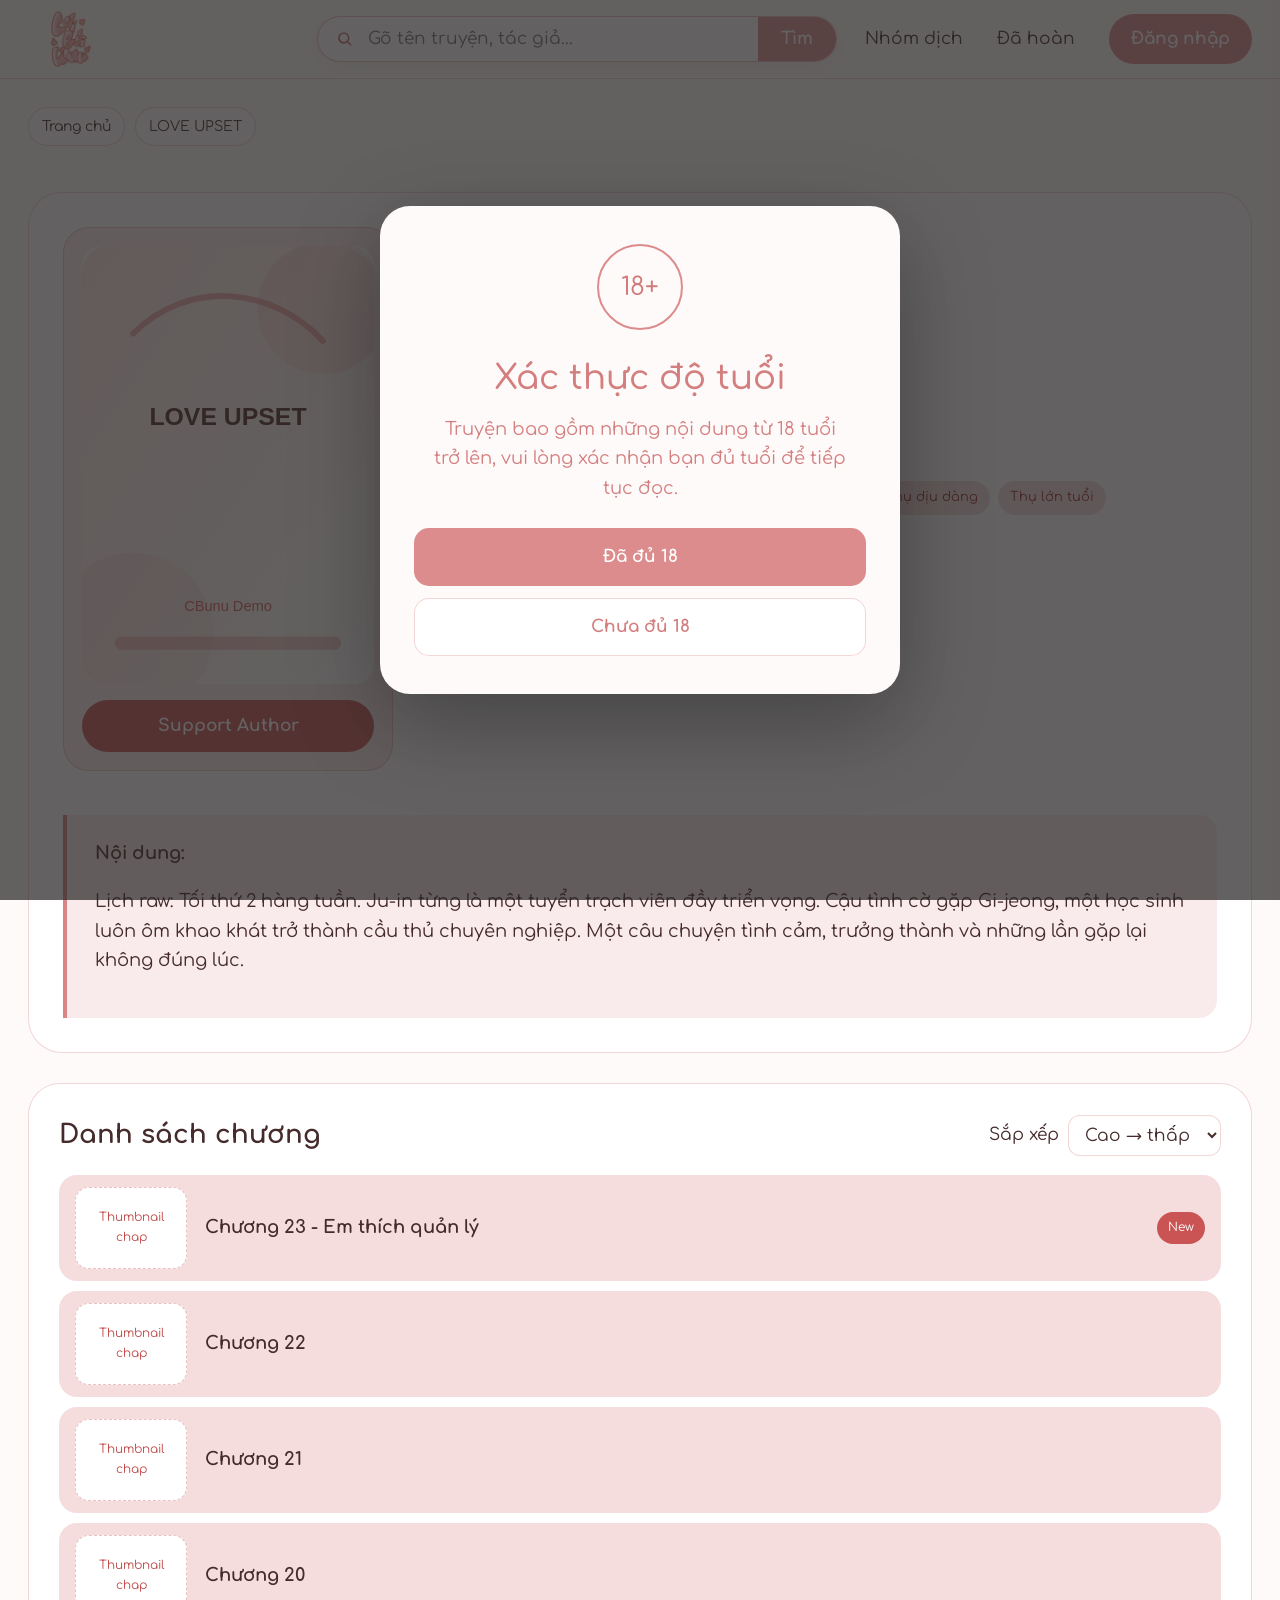
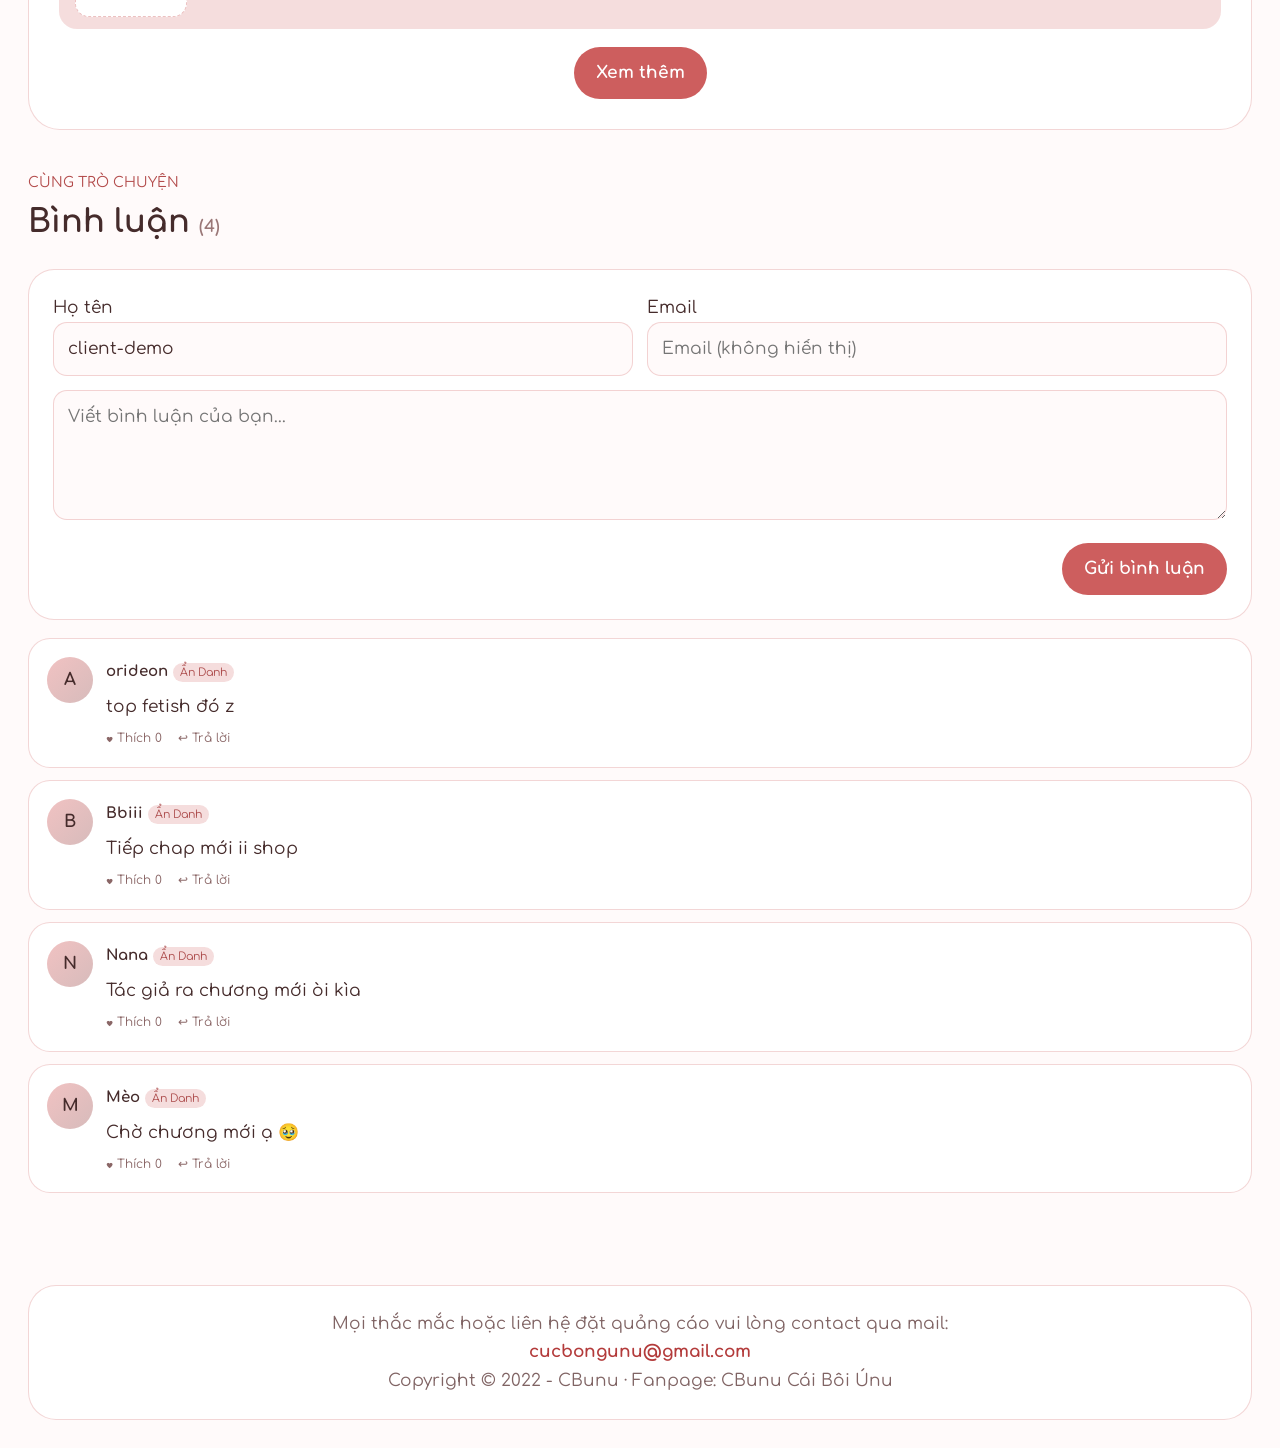
<file: story.html>
<!doctype html><html lang="vi"><head><meta charset="utf-8"><meta name="viewport" content="width=device-width,initial-scale=1"><meta name="robots" content="noindex,nofollow"><title>Truyện - CBunu Demo</title><link rel="icon" href="assets/images/logo.png"><link rel="stylesheet" href="assets/css/style.css"></head><body data-page="story">
<header class="cb-topbar">
  <div class="cb-shell cb-topbar__inner">
    <a class="cb-logo" href="index.html" aria-label="CBunu - Trang chủ"><img src="assets/images/logo.png" alt="CBunu"></a>
    <form class="cb-header-search cb-header-search--desktop" data-search-form>
      <svg viewBox="0 0 24 24" aria-hidden="true"><path d="m21 20-4.7-4.7a7.5 7.5 0 1 0-1.4 1.4L19.6 21 21 20ZM5 10.5a5.5 5.5 0 1 1 11 0 5.5 5.5 0 0 1-11 0Z"/></svg>
      <input type="search" placeholder="Gõ tên truyện, tác giả..." autocomplete="off" data-search-input>
      <button type="submit">Tìm</button>
      <div class="search-dropdown" data-search-dropdown></div>
    </form>
    <nav class="cb-nav">
      <a href="teams.html">Nhóm dịch</a>
      <a href="completed.html">Đã hoàn</a>
      <button class="primary" type="button" data-login>Đăng nhập</button>
    </nav>
    <div class="mobile-icons">
      <button type="button" data-mobile-search aria-label="Tìm kiếm"><svg viewBox="0 0 24 24"><path d="m21 20-4.7-4.7a7.5 7.5 0 1 0-1.4 1.4L19.6 21 21 20ZM5 10.5a5.5 5.5 0 1 1 11 0 5.5 5.5 0 0 1-11 0Z"/></svg></button>
      <a href="teams.html" aria-label="Nhóm dịch"><svg viewBox="0 0 24 24"><path d="M16 11a4 4 0 1 0 0-8 4 4 0 0 0 0 8ZM8 12a3.5 3.5 0 1 0 0-7 3.5 3.5 0 0 0 0 7Zm8 1c-3 0-6 1.5-6 4v3h12v-3c0-2.5-3-4-6-4ZM8 14c-3 0-6 1.4-6 4v2h6v-3c0-1.2.5-2.2 1.4-3H8Z"/></svg></a>
      <a class="completed-icon" href="completed.html" aria-label="Đã hoàn"><svg viewBox="0 0 24 24"><path d="M9.5 16.2 5.8 12.5 4.4 14l5.1 5.1L20 8.6l-1.4-1.4-9.1 9Z"/></svg></a>
      <button type="button" data-login aria-label="Đăng nhập"><svg viewBox="0 0 24 24"><path d="M12 12a5 5 0 1 0 0-10 5 5 0 0 0 0 10Zm0 2c-4.4 0-8 2.2-8 5v3h16v-3c0-2.8-3.6-5-8-5Z"/></svg></button>
    </div>
  </div>
  <div class="mobile-search-panel" data-mobile-search-panel>
    <form class="cb-header-search" data-search-form>
      <svg viewBox="0 0 24 24" aria-hidden="true"><path d="m21 20-4.7-4.7a7.5 7.5 0 1 0-1.4 1.4L19.6 21 21 20ZM5 10.5a5.5 5.5 0 1 1 11 0 5.5 5.5 0 0 1-11 0Z"/></svg>
      <input type="search" placeholder="Tìm truyện..." autocomplete="off" data-search-input>
      <button type="submit">Tìm</button>
      <div class="search-dropdown" data-search-dropdown></div>
    </form>
  </div>
</header><main><div data-page-root></div></main>
<footer class="footer"><div class="cb-shell footer-box"><div>Mọi thắc mắc hoặc liên hệ đặt quảng cáo vui lòng contact qua mail:</div><strong>cucbongunu@gmail.com</strong><div>Copyright © 2022 - CBunu · Fanpage: CBunu Cái Bôi Únu</div></div></footer>
<div class="modal hidden" data-login-modal><div class="modal-backdrop" data-close-modal></div><div class="modal-card"><button class="modal-close" data-close-modal>×</button><h3>Bản demo tĩnh</h3><p>Đăng nhập, database và các thao tác tài khoản đã được tắt trong bản preview GitHub Pages.</p><button class="pill" data-close-modal>Đã hiểu</button></div></div>
<script src="assets/js/data.js"></script><script src="assets/js/app.js"></script></body></html>
</file>
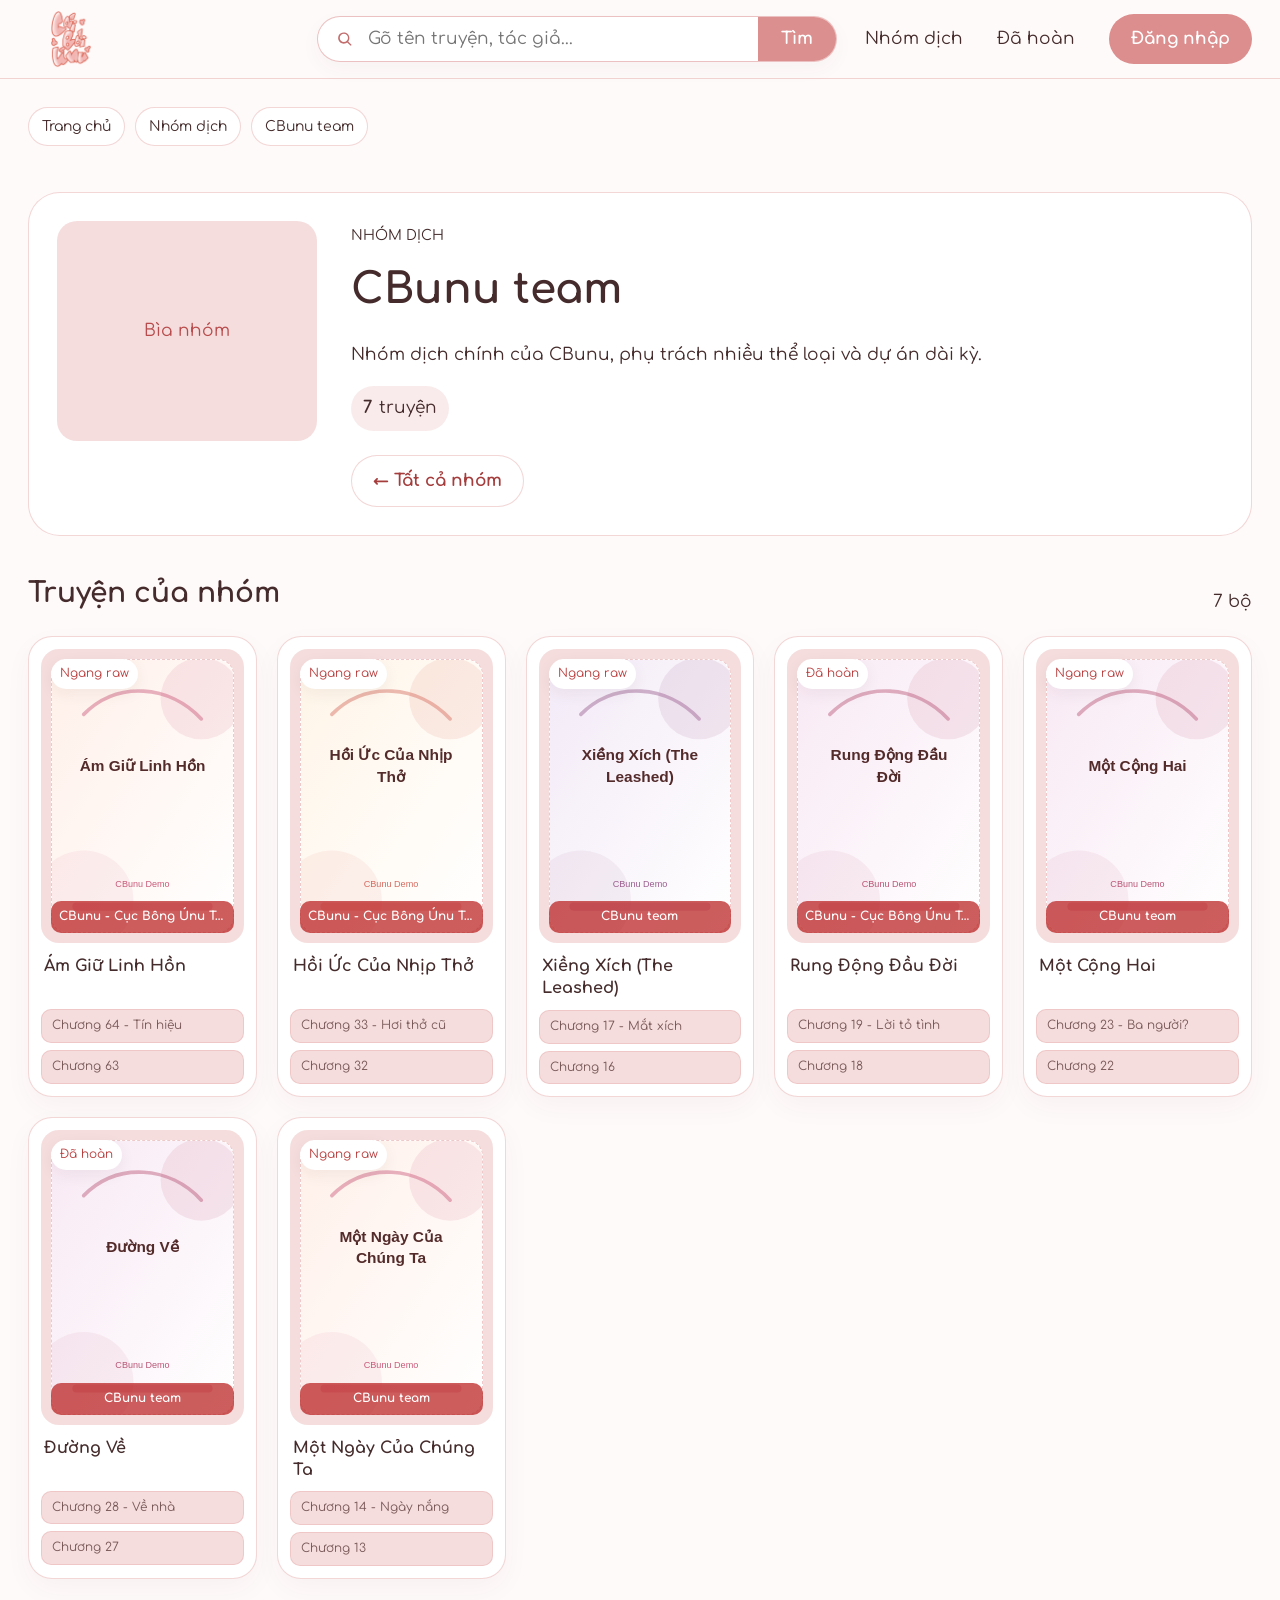
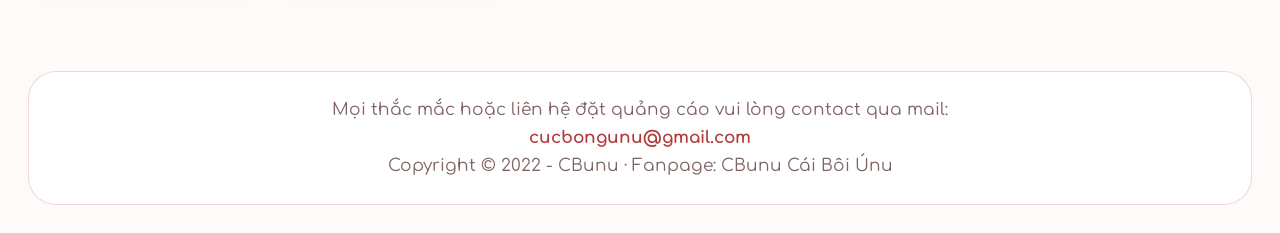
<file: team.html>
<!doctype html><html lang="vi"><head><meta charset="utf-8"><meta name="viewport" content="width=device-width,initial-scale=1"><meta name="robots" content="noindex,nofollow"><title>Thông tin nhóm dịch - CBunu Demo</title><link rel="icon" href="assets/images/logo.png"><link rel="stylesheet" href="assets/css/style.css"></head><body data-page="team">
<header class="cb-topbar">
  <div class="cb-shell cb-topbar__inner">
    <a class="cb-logo" href="index.html" aria-label="CBunu - Trang chủ"><img src="assets/images/logo.png" alt="CBunu"></a>
    <form class="cb-header-search cb-header-search--desktop" data-search-form>
      <svg viewBox="0 0 24 24" aria-hidden="true"><path d="m21 20-4.7-4.7a7.5 7.5 0 1 0-1.4 1.4L19.6 21 21 20ZM5 10.5a5.5 5.5 0 1 1 11 0 5.5 5.5 0 0 1-11 0Z"/></svg>
      <input type="search" placeholder="Gõ tên truyện, tác giả..." autocomplete="off" data-search-input>
      <button type="submit">Tìm</button>
      <div class="search-dropdown" data-search-dropdown></div>
    </form>
    <nav class="cb-nav">
      <a href="teams.html">Nhóm dịch</a>
      <a href="completed.html">Đã hoàn</a>
      <button class="primary" type="button" data-login>Đăng nhập</button>
    </nav>
    <div class="mobile-icons">
      <button type="button" data-mobile-search aria-label="Tìm kiếm"><svg viewBox="0 0 24 24"><path d="m21 20-4.7-4.7a7.5 7.5 0 1 0-1.4 1.4L19.6 21 21 20ZM5 10.5a5.5 5.5 0 1 1 11 0 5.5 5.5 0 0 1-11 0Z"/></svg></button>
      <a href="teams.html" aria-label="Nhóm dịch"><svg viewBox="0 0 24 24"><path d="M16 11a4 4 0 1 0 0-8 4 4 0 0 0 0 8ZM8 12a3.5 3.5 0 1 0 0-7 3.5 3.5 0 0 0 0 7Zm8 1c-3 0-6 1.5-6 4v3h12v-3c0-2.5-3-4-6-4ZM8 14c-3 0-6 1.4-6 4v2h6v-3c0-1.2.5-2.2 1.4-3H8Z"/></svg></a>
      <a class="completed-icon" href="completed.html" aria-label="Đã hoàn"><svg viewBox="0 0 24 24"><path d="M9.5 16.2 5.8 12.5 4.4 14l5.1 5.1L20 8.6l-1.4-1.4-9.1 9Z"/></svg></a>
      <button type="button" data-login aria-label="Đăng nhập"><svg viewBox="0 0 24 24"><path d="M12 12a5 5 0 1 0 0-10 5 5 0 0 0 0 10Zm0 2c-4.4 0-8 2.2-8 5v3h16v-3c0-2.8-3.6-5-8-5Z"/></svg></button>
    </div>
  </div>
  <div class="mobile-search-panel" data-mobile-search-panel>
    <form class="cb-header-search" data-search-form>
      <svg viewBox="0 0 24 24" aria-hidden="true"><path d="m21 20-4.7-4.7a7.5 7.5 0 1 0-1.4 1.4L19.6 21 21 20ZM5 10.5a5.5 5.5 0 1 1 11 0 5.5 5.5 0 0 1-11 0Z"/></svg>
      <input type="search" placeholder="Tìm truyện..." autocomplete="off" data-search-input>
      <button type="submit">Tìm</button>
      <div class="search-dropdown" data-search-dropdown></div>
    </form>
  </div>
</header><main><div data-page-root></div></main>
<footer class="footer"><div class="cb-shell footer-box"><div>Mọi thắc mắc hoặc liên hệ đặt quảng cáo vui lòng contact qua mail:</div><strong>cucbongunu@gmail.com</strong><div>Copyright © 2022 - CBunu · Fanpage: CBunu Cái Bôi Únu</div></div></footer>
<div class="modal hidden" data-login-modal><div class="modal-backdrop" data-close-modal></div><div class="modal-card"><button class="modal-close" data-close-modal>×</button><h3>Bản demo tĩnh</h3><p>Đăng nhập, database và các thao tác tài khoản đã được tắt trong bản preview GitHub Pages.</p><button class="pill" data-close-modal>Đã hiểu</button></div></div>
<script src="assets/js/data.js"></script><script src="assets/js/app.js"></script></body></html>
</file>
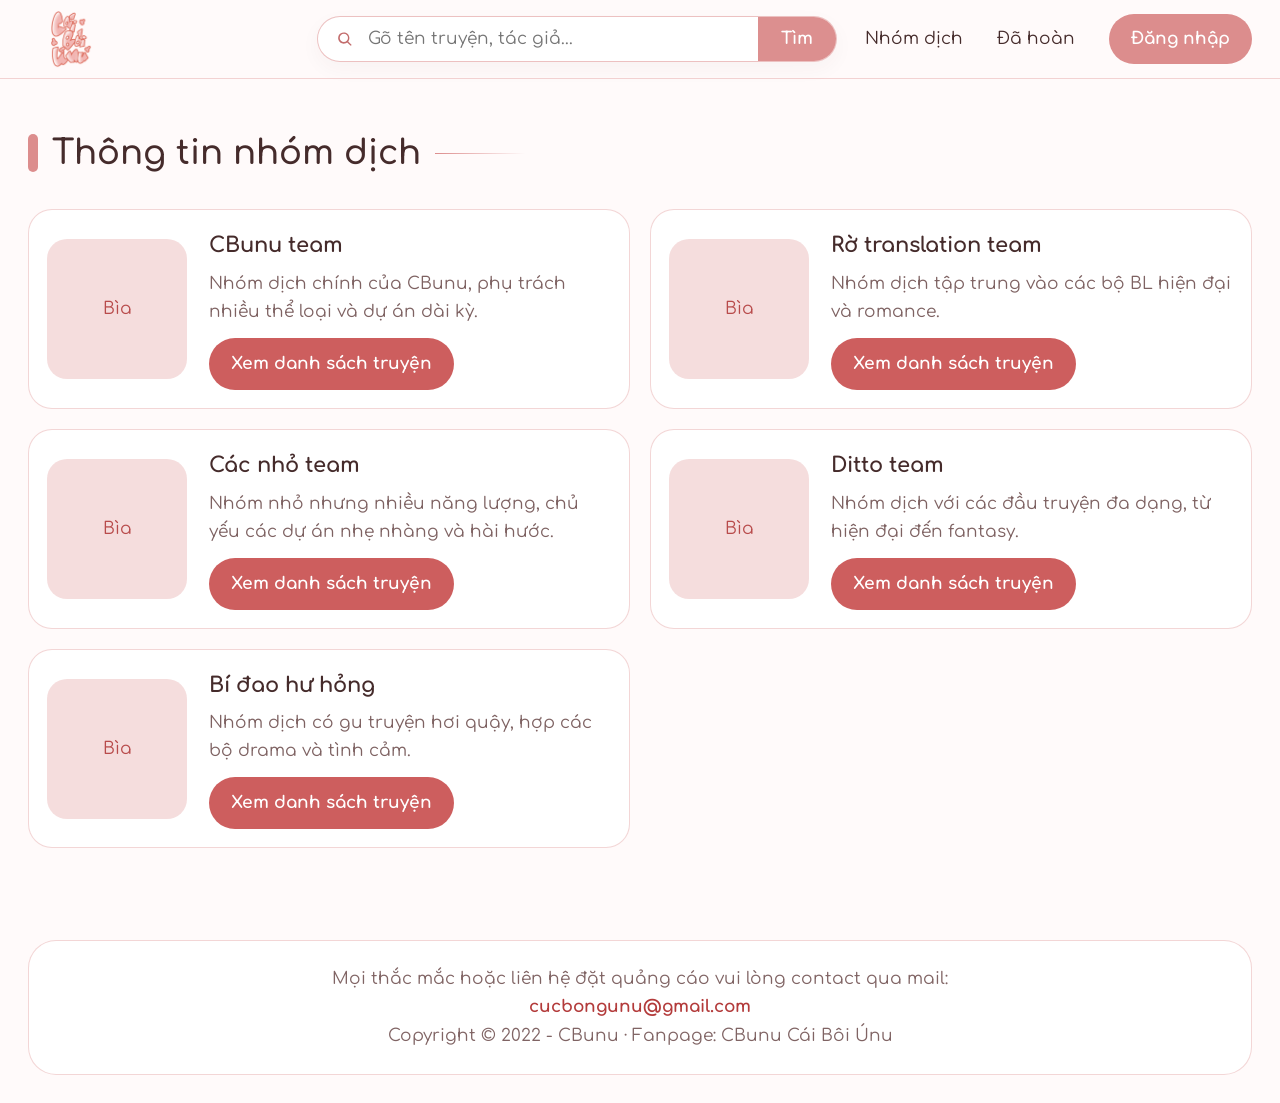
<file: teams.html>
<!doctype html><html lang="vi"><head><meta charset="utf-8"><meta name="viewport" content="width=device-width,initial-scale=1"><meta name="robots" content="noindex,nofollow"><title>Nhóm dịch - CBunu Demo</title><link rel="icon" href="assets/images/logo.png"><link rel="stylesheet" href="assets/css/style.css"></head><body data-page="teams">
<header class="cb-topbar">
  <div class="cb-shell cb-topbar__inner">
    <a class="cb-logo" href="index.html" aria-label="CBunu - Trang chủ"><img src="assets/images/logo.png" alt="CBunu"></a>
    <form class="cb-header-search cb-header-search--desktop" data-search-form>
      <svg viewBox="0 0 24 24" aria-hidden="true"><path d="m21 20-4.7-4.7a7.5 7.5 0 1 0-1.4 1.4L19.6 21 21 20ZM5 10.5a5.5 5.5 0 1 1 11 0 5.5 5.5 0 0 1-11 0Z"/></svg>
      <input type="search" placeholder="Gõ tên truyện, tác giả..." autocomplete="off" data-search-input>
      <button type="submit">Tìm</button>
      <div class="search-dropdown" data-search-dropdown></div>
    </form>
    <nav class="cb-nav">
      <a href="teams.html">Nhóm dịch</a>
      <a href="completed.html">Đã hoàn</a>
      <button class="primary" type="button" data-login>Đăng nhập</button>
    </nav>
    <div class="mobile-icons">
      <button type="button" data-mobile-search aria-label="Tìm kiếm"><svg viewBox="0 0 24 24"><path d="m21 20-4.7-4.7a7.5 7.5 0 1 0-1.4 1.4L19.6 21 21 20ZM5 10.5a5.5 5.5 0 1 1 11 0 5.5 5.5 0 0 1-11 0Z"/></svg></button>
      <a href="teams.html" aria-label="Nhóm dịch"><svg viewBox="0 0 24 24"><path d="M16 11a4 4 0 1 0 0-8 4 4 0 0 0 0 8ZM8 12a3.5 3.5 0 1 0 0-7 3.5 3.5 0 0 0 0 7Zm8 1c-3 0-6 1.5-6 4v3h12v-3c0-2.5-3-4-6-4ZM8 14c-3 0-6 1.4-6 4v2h6v-3c0-1.2.5-2.2 1.4-3H8Z"/></svg></a>
      <a class="completed-icon" href="completed.html" aria-label="Đã hoàn"><svg viewBox="0 0 24 24"><path d="M9.5 16.2 5.8 12.5 4.4 14l5.1 5.1L20 8.6l-1.4-1.4-9.1 9Z"/></svg></a>
      <button type="button" data-login aria-label="Đăng nhập"><svg viewBox="0 0 24 24"><path d="M12 12a5 5 0 1 0 0-10 5 5 0 0 0 0 10Zm0 2c-4.4 0-8 2.2-8 5v3h16v-3c0-2.8-3.6-5-8-5Z"/></svg></button>
    </div>
  </div>
  <div class="mobile-search-panel" data-mobile-search-panel>
    <form class="cb-header-search" data-search-form>
      <svg viewBox="0 0 24 24" aria-hidden="true"><path d="m21 20-4.7-4.7a7.5 7.5 0 1 0-1.4 1.4L19.6 21 21 20ZM5 10.5a5.5 5.5 0 1 1 11 0 5.5 5.5 0 0 1-11 0Z"/></svg>
      <input type="search" placeholder="Tìm truyện..." autocomplete="off" data-search-input>
      <button type="submit">Tìm</button>
      <div class="search-dropdown" data-search-dropdown></div>
    </form>
  </div>
</header><main><div data-page-root></div></main>
<footer class="footer"><div class="cb-shell footer-box"><div>Mọi thắc mắc hoặc liên hệ đặt quảng cáo vui lòng contact qua mail:</div><strong>cucbongunu@gmail.com</strong><div>Copyright © 2022 - CBunu · Fanpage: CBunu Cái Bôi Únu</div></div></footer>
<div class="modal hidden" data-login-modal><div class="modal-backdrop" data-close-modal></div><div class="modal-card"><button class="modal-close" data-close-modal>×</button><h3>Bản demo tĩnh</h3><p>Đăng nhập, database và các thao tác tài khoản đã được tắt trong bản preview GitHub Pages.</p><button class="pill" data-close-modal>Đã hiểu</button></div></div>
<script src="assets/js/data.js"></script><script src="assets/js/app.js"></script></body></html>
</file>
<file: assets/css/style.css>
@import url('https://fonts.googleapis.com/css2?family=Comfortaa:wght@400;500;600;700&family=Dongle:wght@400;700&family=Quicksand:wght@400;500;600;700&family=Varela+Round&display=swap');
*{box-sizing:border-box}html{scroll-behavior:smooth}body{margin:0;background:#fffafa;color:#452b2b;font-family:"Comfortaa","Varela Round","Dongle","Quicksan","Quicksand",sans-serif!important;font-size:17px;line-height:1.65}a{color:inherit;text-decoration:none}button,input,select,textarea{font:inherit;color:inherit}button{cursor:pointer}.hidden{display:none!important}
:root{--brand:rgb(186 32 32 / 50%);--brand-strong:rgb(186 32 32 / 72%);--brand-soft:rgb(186 32 32 / 9%);--brand-soft2:rgb(186 32 32 / 15%);--line:rgb(186 32 32 / 18%);--ink:#452b2b;--muted:#9a7777;--paper:#fff;--shell:1420px;--shadow:0 12px 34px rgb(92 41 41 / 7%)}
.cb-shell{width:min(var(--shell),calc(100% - 56px));margin-inline:auto}.cb-topbar{position:sticky;top:0;z-index:120;background:rgb(255 250 250 / 94%);backdrop-filter:blur(14px);border-bottom:1px solid var(--line)}.cb-topbar__inner{height:78px;display:flex;align-items:center;gap:28px}.cb-logo{width:86px;height:64px;display:flex;align-items:center;justify-content:center;overflow:hidden;flex:none}.cb-logo img{height:58px;width:auto;display:block}.cb-header-search{position:relative;display:flex;margin-left:auto;width:min(520px,42vw);height:46px;border:1px solid rgb(186 32 32 / 28%);border-radius:999px;background:#fff;box-shadow:0 7px 20px rgb(83 41 41 / 4%)}.cb-header-search svg{width:18px;margin-left:18px;fill:#c36d6d;flex:none}.cb-header-search input{border:0;outline:0;background:transparent;min-width:0;flex:1;padding:0 14px}.cb-header-search button{border:0;background:var(--brand);color:#fff;padding:0 23px;border-radius:0 999px 999px 0;font-weight:700}.cb-nav{display:flex;align-items:center;gap:34px;white-space:nowrap}.cb-nav a,.cb-nav button{border:0;background:none}.cb-nav .primary{padding:11px 22px;border-radius:999px;background:var(--brand);color:#fff;font-weight:700}.mobile-icons{display:none;margin-left:auto;gap:8px}.mobile-icons button,.mobile-icons a{width:42px;height:42px;border-radius:14px;border:1px solid var(--line);background:#fff;display:grid;place-items:center}.mobile-icons svg{width:21px;fill:var(--brand-strong)}
.search-dropdown{position:absolute;top:54px;left:0;right:0;background:#fff;border:1px solid var(--line);border-radius:20px;box-shadow:0 18px 50px rgb(80 30 30 / 15%);overflow:hidden;max-height:520px;overflow-y:auto;display:none;z-index:150}.search-dropdown.is-open{display:block}.search-item{display:grid;grid-template-columns:54px 1fr;gap:12px;align-items:center;padding:10px 12px;border-bottom:1px solid #f2e2e2}.search-item:last-child{border-bottom:0}.search-item:hover{background:var(--brand-soft)}.search-item img{width:54px;height:72px;object-fit:cover;border-radius:10px;border:1px solid var(--line)}.search-item strong{display:block;font-size:15px}.search-item small{display:block;color:var(--muted);margin-top:2px;line-height:1.35}.mobile-search-panel{display:none;padding:10px 16px 16px;background:#fff;border-bottom:1px solid var(--line)}.mobile-search-panel.is-open{display:block}.mobile-search-panel .cb-header-search{width:100%;margin:0}
main{min-height:60vh}.cb-section{padding-block:46px}.section-title{display:flex;align-items:center;gap:14px;font-size:34px;margin:0 0 28px;font-weight:600}.section-title:before{content:"";width:10px;height:38px;border-radius:10px;background:var(--brand)}.section-title:after{content:"";width:90px;height:1px;background:linear-gradient(90deg,var(--brand),transparent)}
.feature-slider{position:relative}.feature-viewport{overflow:hidden;border-radius:34px}.feature-track{display:flex;transition:transform .55s cubic-bezier(.2,.7,.2,1)}.feature-slide{min-width:100%;display:grid;grid-template-columns:340px 1fr;gap:48px;align-items:center;min-height:520px;padding:34px;background:linear-gradient(135deg,#fff,var(--brand-soft));border:1px solid var(--line);border-radius:34px;overflow:hidden}.feature-cover{height:450px;border-radius:28px;background:#fff;border:1px solid var(--line);padding:12px}.feature-cover img{width:100%;height:100%;object-fit:cover;border-radius:20px}.feature-copy .eyebrow{display:inline-flex;padding:7px 14px;background:var(--brand-soft2);border-radius:999px;font-size:14px;color:#9c4545}.feature-copy h1{font-size:46px;line-height:1.15;margin:12px 0 18px}.feature-copy p{margin:5px 0;font-size:17px}.tag-row{display:flex;flex-wrap:wrap;gap:8px;margin:14px 0}.tag{background:var(--brand-soft2);color:#9b3030;padding:6px 12px;border-radius:999px;font-size:13px}.actions{display:flex;gap:12px;flex-wrap:wrap;margin-top:24px}.pill{display:inline-flex;align-items:center;justify-content:center;border:1px solid transparent;border-radius:999px;padding:11px 21px;background:var(--brand-strong);color:white;font-weight:700}.pill.ghost{background:#fff;color:#a53d3d;border-color:var(--line)}.slider-arrow{position:absolute;top:50%;transform:translateY(-50%);width:48px;height:48px;border-radius:50%;border:1px solid var(--line);background:#fff;box-shadow:var(--shadow);z-index:3;display:grid;place-items:center}.slider-arrow svg{width:24px;fill:#c34f4f}.slider-arrow.prev{left:-24px}.slider-arrow.next{right:-24px}.slider-dots{display:flex;justify-content:center;gap:8px;margin-top:14px}.slider-dot{width:12px;height:12px;border:0;padding:0;border-radius:999px;background:rgb(186 32 32 / 20%)}.slider-dot.is-active{width:34px;background:var(--brand)}
.story-grid{display:grid;grid-template-columns:repeat(5,minmax(0,1fr));gap:20px}.story-card{background:#fff;border:1px solid var(--line);border-radius:24px;padding:12px;box-shadow:0 10px 28px rgb(75 33 33 / 4%);transition:.2s}.story-card:hover{transform:translateY(-4px);box-shadow:0 16px 34px rgb(75 33 33 / 9%)}.story-cover-wrap{position:relative;background:var(--brand-soft2);border-radius:18px;padding:10px}.story-cover{display:block;aspect-ratio:2/3;border-radius:16px;overflow:hidden;background:white;border:1px dashed rgb(186 32 32 / 24%)}.story-cover img{width:100%;height:100%;object-fit:cover}.badge{position:absolute;top:10px;left:10px;background:#fff;padding:5px 9px;border-radius:999px;color:#b93e3e;font-size:12px;box-shadow:0 5px 16px rgb(70 30 30 / 6%)}.team-strip{position:absolute;bottom:10px;left:10px;right:10px;background:var(--brand-strong);color:white;text-align:center;border-radius:10px;padding:6px 8px;font-size:12px;font-weight:700;white-space:nowrap;overflow:hidden;text-overflow:ellipsis}.story-card h3{font-size:16px;line-height:1.4;margin:12px 3px 10px;min-height:44px}.chapter-chip{display:block;background:var(--brand-soft2);border:1px solid rgb(186 32 32 / 12%);border-radius:10px;padding:6px 10px;margin-top:7px;color:#795858;font-size:12px}.pagination{display:flex;align-items:center;justify-content:center;gap:8px;margin-top:34px;flex-wrap:wrap}.pagination button{min-width:42px;height:42px;border-radius:13px;border:1px solid var(--line);background:#fff}.pagination button.is-active{background:var(--brand-strong);color:#fff;border-color:transparent}.pagination button:disabled{opacity:.35;cursor:default}
.breadcrumbs{padding-top:28px;display:flex;gap:10px;flex-wrap:wrap}.breadcrumbs a,.breadcrumbs span{border:1px solid var(--line);background:#fff;border-radius:999px;padding:7px 13px;font-size:14px}.detail-card{display:grid;grid-template-columns:330px 1fr;gap:44px;padding:34px;background:#fff;border:1px solid var(--line);border-radius:34px}.detail-cover{background:var(--brand-soft);border:1px solid var(--line);border-radius:26px;padding:18px;display:flex;flex-direction:column}.detail-cover img{width:100%;aspect-ratio:2/3;object-fit:cover;border-radius:20px;background:white}.detail-cover .pill{margin-top:16px}.detail-info h1{font-size:44px;line-height:1.16;margin:6px 0 18px}.detail-info p{font-size:18px;margin:7px 0}.story-stats{display:flex;align-items:center;gap:15px;flex-wrap:wrap;margin:16px 0}.stat{display:inline-flex;align-items:center;gap:7px;padding:8px 12px;border-radius:999px;background:var(--brand-soft)}.stat svg{width:18px;fill:#b04d4d}.summary-box{grid-column:1/-1;background:var(--brand-soft);border-left:4px solid var(--brand);padding:24px 28px;border-radius:0 18px 18px 0;font-size:18px}.chapter-panel{margin-top:30px;padding:30px;background:#fff;border:1px solid var(--line);border-radius:32px}.chapter-panel-head{display:flex;align-items:center;justify-content:space-between;gap:18px;margin-bottom:18px}.chapter-panel-head h2{margin:0;font-size:26px}.chapter-sort{display:flex;align-items:center;gap:9px}.chapter-sort select{border:1px solid var(--line);background:#fff;border-radius:12px;padding:9px 12px}.chapter-list{display:grid;gap:10px}.chapter-row{display:grid;grid-template-columns:112px 1fr auto;gap:18px;align-items:center;background:var(--brand-soft2);border-radius:18px;padding:12px 16px}.chapter-thumb{width:112px;height:82px;border-radius:14px;background:#fff;border:1px dashed rgb(186 32 32 / 28%);display:grid;place-items:center;text-align:center;color:#bf4b4b;font-size:12px}.chapter-row strong{font-size:18px}.new-badge{padding:6px 11px;background:var(--brand-strong);color:#fff;border-radius:999px;font-size:12px}.more-wrap{text-align:center;margin-top:18px}
.comments{margin-top:38px}.comments h2{font-size:32px;margin:0 0 20px}.comment-form{background:#fff;border:1px solid var(--line);border-radius:26px;padding:24px}.comment-form-grid{display:grid;grid-template-columns:1fr 1fr;gap:14px}.comment-form input,.comment-form textarea{width:100%;border:1px solid var(--line);border-radius:14px;background:#fffafa;padding:12px 14px;outline:0}.comment-form textarea{min-height:130px;resize:vertical;margin-top:14px}.comment-form .send{display:flex;justify-content:flex-end;margin-top:14px}.comment-list{display:grid;gap:12px;margin-top:18px}.comment{background:#fff;border:1px solid var(--line);border-radius:22px;padding:18px;display:grid;grid-template-columns:46px 1fr;gap:13px}.avatar{width:46px;height:46px;border-radius:50%;background:linear-gradient(135deg,#f1c2c2,#d7bbbb);display:grid;place-items:center;font-weight:700}.comment strong{font-size:15px}.anon{font-size:11px;background:var(--brand-soft2);padding:3px 7px;border-radius:999px;margin-left:5px;color:#ad4d4d}.comment p{margin:8px 0}.comment-actions{display:flex;gap:16px;color:#8a6666;font-size:12px}
.reader-head{background:#fff;border:1px solid var(--line);border-radius:28px;padding:24px;text-align:center}.reader-head h1{font-size:32px;margin:0 0 16px}.reader-nav{display:flex;justify-content:center;gap:12px}.icon-btn{width:50px;height:50px;border-radius:50%;border:0;background:var(--brand);display:grid;place-items:center}.icon-btn svg{width:25px;fill:#fff}.icon-btn.disabled{opacity:.3}.reader-frame{margin-top:22px;background:#fff;border:1px solid var(--line);border-radius:30px;padding:20px}.reader-content{width:min(1120px,100%);margin:auto}.reader-content img{display:block;width:100%;height:auto;margin:0 auto 18px;border-radius:12px}.reader-bottom{display:flex;justify-content:center;gap:12px;margin-top:24px}.smartbar{position:fixed;left:0;right:0;bottom:0;z-index:110;background:rgb(54 49 49 / 96%);color:#fff;transform:translateY(110%);transition:transform .25s ease}.smartbar.is-visible{transform:translateY(0)}.smartbar-inner{height:66px;display:flex;justify-content:center;align-items:center;gap:16px}.smartbar .icon-btn{width:42px;height:42px;background:#fff}.smartbar .icon-btn svg{fill:#613f3f}.smartbar select{width:min(520px,55vw);height:42px;border:0;border-radius:10px;padding:0 12px}.backtop{position:fixed;right:24px;bottom:22px;width:48px;height:48px;border:0;border-radius:16px;background:var(--brand-strong);color:#fff;z-index:111;box-shadow:var(--shadow);display:grid;place-items:center}.backtop.with-bar{bottom:86px}.backtop svg{width:24px;fill:white}
.team-list{display:grid;grid-template-columns:1fr 1fr;gap:20px}.team-card{display:grid;grid-template-columns:140px 1fr;gap:22px;align-items:center;background:#fff;border:1px solid var(--line);border-radius:24px;padding:18px;transition:.2s}.team-card:hover{transform:translateY(-3px);box-shadow:var(--shadow)}.team-cover{width:140px;height:140px;border-radius:20px;background:var(--brand-soft2);display:grid;place-items:center;color:#b84b4b}.team-card h3{font-size:21px;margin:0 0 7px}.team-card p{color:#7e6262;margin:0 0 12px}.team-hero{display:grid;grid-template-columns:260px 1fr;gap:34px;background:#fff;border:1px solid var(--line);border-radius:32px;padding:28px}.team-hero .team-cover{width:260px;height:220px}.team-hero h1{font-size:42px;margin:6px 0 10px}.team-head{display:flex;align-items:end;justify-content:space-between;margin:34px 0 20px}.team-head h2{font-size:28px;margin:0}
.age-gate{position:fixed;inset:0;z-index:500;display:grid;place-items:center}.age-backdrop{position:absolute;inset:0;background:rgb(40 36 36 / 72%)}.age-dialog{position:relative;width:min(520px,calc(100% - 32px));background:#fffafa;border-radius:30px;padding:38px 34px;text-align:center;box-shadow:0 28px 90px rgb(0 0 0 / 30%)}.age-badge{width:86px;height:86px;border-radius:50%;border:2px solid var(--brand);display:grid;place-items:center;margin:0 auto 20px;color:#d27a7a;font-size:25px}.age-dialog h2{font-size:34px;color:#d47f7f;margin:0 0 8px;font-weight:500}.age-dialog p{color:#d47f7f;font-size:18px;max-width:420px;margin:0 auto 24px}.age-actions{display:grid;gap:12px}.age-actions button{height:58px;border-radius:15px;font-weight:700}.age-accept{border:0;background:var(--brand);color:#fff}.age-leave{border:1px solid var(--line);background:#fff;color:#d47f7f}.modal{position:fixed;inset:0;z-index:500;display:grid;place-items:center}.modal-backdrop{position:absolute;inset:0;background:rgb(40 36 36 / 65%)}.modal-card{position:relative;width:min(430px,calc(100% - 32px));background:#fff;border-radius:24px;padding:28px;text-align:center}.modal-card h3{font-size:24px;margin-top:0}.modal-close{position:absolute;right:14px;top:12px;border:0;background:none;font-size:24px}
.footer{padding:46px 0 28px}.footer-box{background:#fff;border:1px solid var(--line);border-radius:28px;padding:24px;text-align:center;color:#806464}.footer-box strong{color:#b33b3b}.empty{background:#fff;border:1px dashed var(--line);border-radius:24px;padding:38px;text-align:center;color:var(--muted)}
@media(max-width:1100px){:root{--shell:100%}.cb-shell{width:min(100% - 36px,1200px)}.story-grid{grid-template-columns:repeat(4,minmax(0,1fr))}.feature-slide{grid-template-columns:290px 1fr}.feature-cover{height:400px}.cb-nav{gap:18px}.cb-header-search{width:38vw}}
@media(max-width:820px){body{font-size:16px}.cb-topbar__inner{height:68px;gap:10px}.cb-logo{width:60px;height:58px}.cb-logo img{height:48px}.cb-header-search--desktop,.cb-nav{display:none}.mobile-icons{display:flex}.story-grid{grid-template-columns:repeat(2,minmax(0,1fr));gap:12px}.feature-slide{grid-template-columns:1fr;padding:18px;gap:18px}.feature-cover{height:auto;max-width:330px;width:100%;margin:auto}.feature-copy h1{font-size:32px}.slider-arrow.prev{left:6px}.slider-arrow.next{right:6px}.section-title{font-size:28px}.detail-card{grid-template-columns:1fr;padding:18px;gap:22px}.detail-cover{max-width:350px;width:100%;margin:auto}.detail-info h1{font-size:32px}.summary-box{grid-column:auto;padding:18px}.chapter-panel{padding:18px}.chapter-row{grid-template-columns:82px 1fr auto;padding:10px}.chapter-thumb{width:82px;height:68px}.chapter-row strong{font-size:15px}.comment-form-grid{grid-template-columns:1fr}.team-list{grid-template-columns:1fr}.team-hero{grid-template-columns:1fr}.team-hero .team-cover{width:100%;height:160px}.reader-head h1{font-size:24px}.smartbar-inner{gap:8px}.smartbar select{width:min(62vw,480px)}.footer{padding-bottom:90px}}
@media(max-width:460px){.cb-shell{width:calc(100% - 22px)}.story-card{padding:8px}.story-card h3{font-size:14px}.team-strip,.chapter-chip{font-size:10px}.mobile-icons{gap:4px}.mobile-icons button,.mobile-icons a{width:38px;height:38px}.mobile-icons .completed-icon{display:none}.feature-copy p{font-size:15px}.detail-info p,.summary-box{font-size:16px}.chapter-row{grid-template-columns:64px 1fr}.chapter-thumb{width:64px;height:58px}.chapter-row .new-badge{display:none}}
</file>
